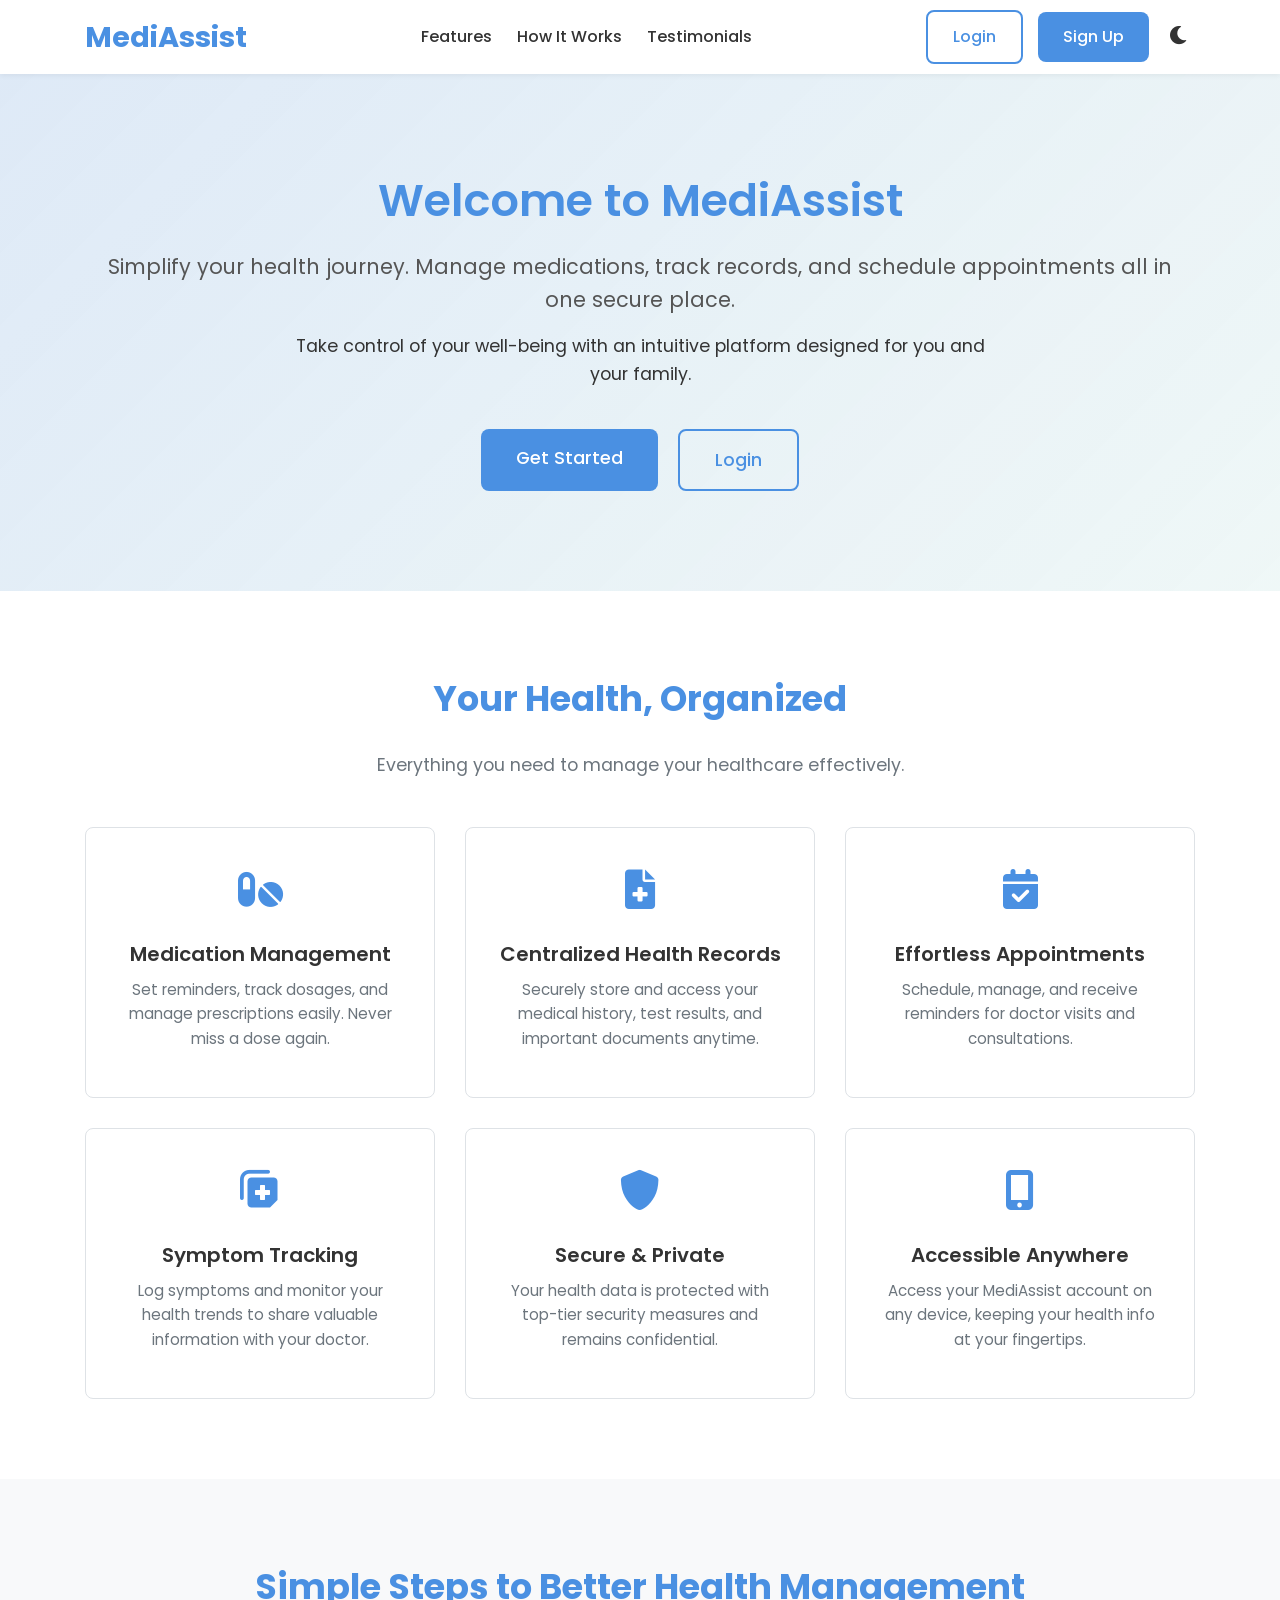
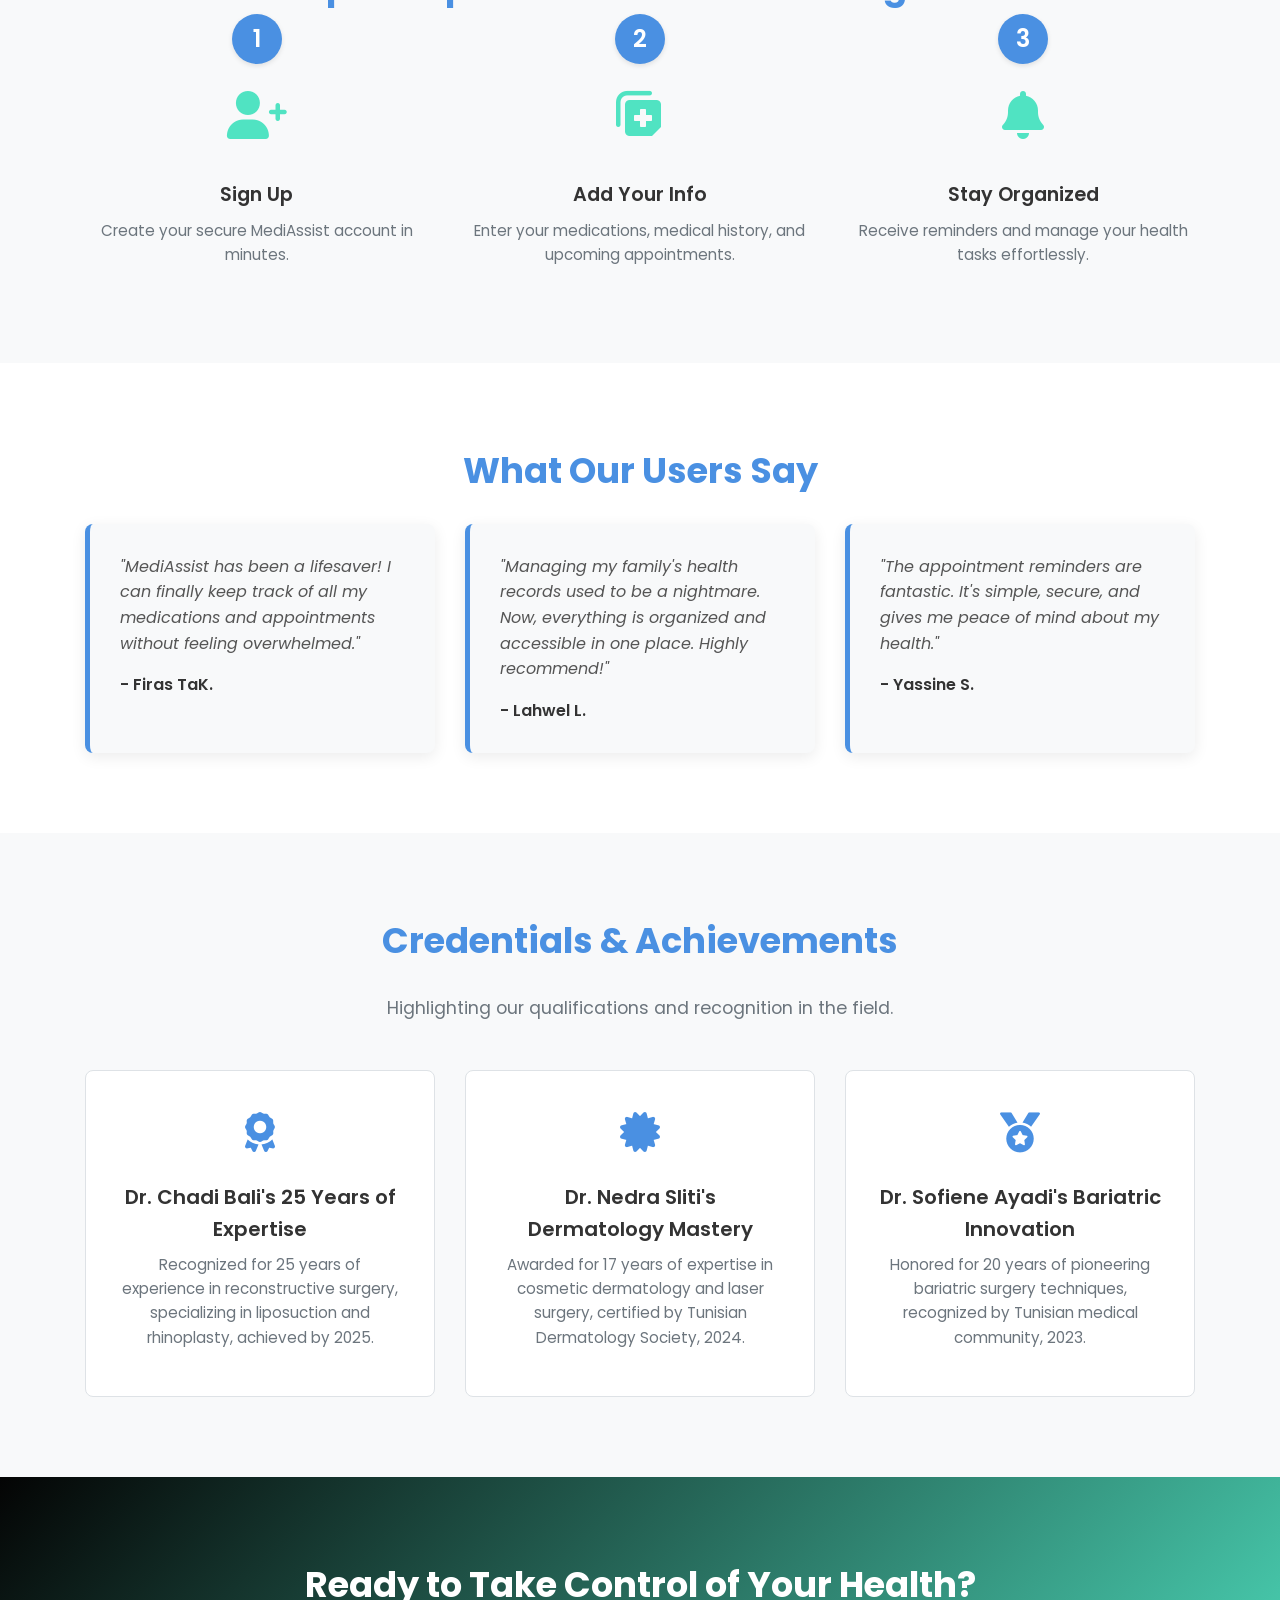
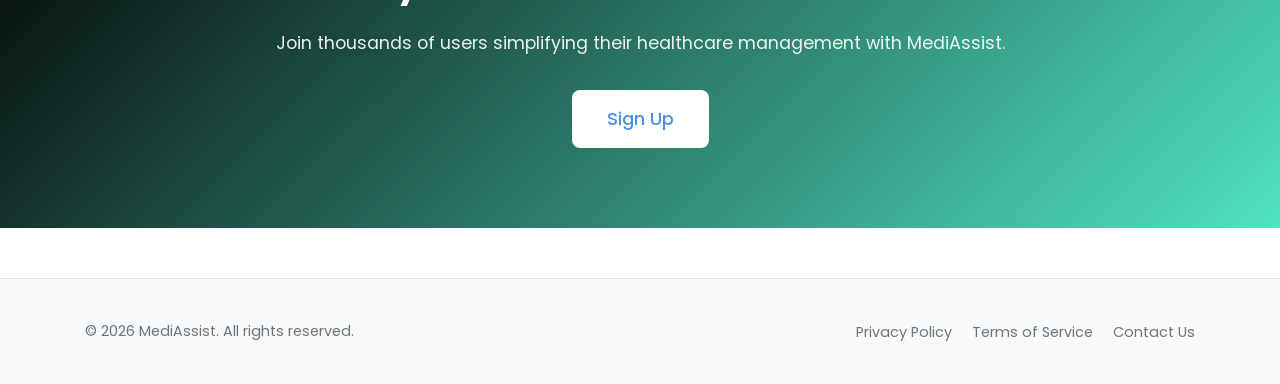
<file: index.html>
<!DOCTYPE html>
<html lang="en">

<head>
    <meta charset="UTF-8">
    <meta name="viewport" content="width=device-width, initial-scale=1.0">
    <title>MediAssist - Your Personal Healthcare Companion</title>
    <link href="https://fonts.googleapis.com/css2?family=Poppins:wght@300;400;500;600;700&display=swap"
        rel="stylesheet">
    <link rel="stylesheet" href="https://cdnjs.cloudflare.com/ajax/libs/font-awesome/6.0.0-beta3/css/all.min.css">
    <link rel="stylesheet" href="CSS/improved_style.css">
</head>

<body>

    <header class="main-header">
        <nav class="container nav-container">
            <a href="#" class="logo">MediAssist</a>
            <ul class="nav-links">
                <li><a href="#features">Features</a></li>
                <li><a href="#how-it-works">How It Works</a></li>
                <li><a href="#testimonials">Testimonials</a></li>
            </ul>
            <div class="nav-actions">
                <a href="HTML/login.html" class="btn btn-outline">Login</a>
                <a href="HTML/signup.html" class="btn btn-primary">Sign Up</a>
                <button id="dark-mode-toggle" class="dark-mode-button" aria-label="Toggle dark mode">
                    <i class="fas fa-moon"></i>
                    <i class="fas fa-sun"></i>
                </button>
            </div>
            <button id="menu-toggle" class="menu-toggle" aria-label="Toggle menu">
                <i class="fas fa-bars"></i>
            </button>
        </nav>
    </header>

    <div id="mobile-menu" class="mobile-nav">
        <button id="close-menu" class="close-menu" aria-label="Close menu">&times;</button>
        <ul>
            <li><a href="#features">Features</a></li>
            <li><a href="#how-it-works">How It Works</a></li>
            <li><a href="#testimonials">Testimonials</a></li>
            <li><a href="HTML/login.html">Login</a></li>
            <li><a href="HTML/signup.html">Sign Up</a></li>
        </ul>
    </div>

    <main>
        <section class="hero-section">
            <div class="container hero-content">
                <h1>Welcome to MediAssist</h1>
                <p class="hero-subtitle">Simplify your health journey. Manage medications, track records, and schedule
                    appointments all in one secure place.</p>
                <p class="hero-description">Take control of your well-being with an intuitive platform designed for you
                    and your family.</p>
                <div class="cta-buttons">
                    <a href="HTML/signup.html" class="btn btn-primary btn-large">Get Started</a>
                    <a href="HTML/login.html" class="btn btn-outline btn-large">Login</a>
                </div>
            </div>
        </section>

        <section id="features" class="features-section section-padding reveal">
            <div class="container">
                <h2 class="section-title">Your Health, Organized</h2>
                <p class="section-subtitle">Everything you need to manage your healthcare effectively.</p>
                <div class="features-grid">
                    <div class="feature-card">
                        <div class="feature-icon"><i class="fas fa-pills"></i></div>
                        <h3>Medication Management</h3>
                        <p>Set reminders, track dosages, and manage prescriptions easily. Never miss a dose again.</p>
                    </div>
                    <div class="feature-card">
                        <div class="feature-icon"><i class="fas fa-file-medical"></i></div>
                        <h3>Centralized Health Records</h3>
                        <p>Securely store and access your medical history, test results, and important documents
                            anytime.</p>
                    </div>
                    <div class="feature-card">
                        <div class="feature-icon"><i class="fas fa-calendar-check"></i></div>
                        <h3>Effortless Appointments</h3>
                        <p>Schedule, manage, and receive reminders for doctor visits and consultations.</p>
                    </div>
                    <div class="feature-card">
                        <div class="feature-icon"><i class="fas fa-notes-medical"></i></div>
                        <h3>Symptom Tracking</h3>
                        <p>Log symptoms and monitor your health trends to share valuable information with your doctor.
                        </p>
                    </div>
                    <div class="feature-card">
                        <div class="feature-icon"><i class="fas fa-shield-alt"></i></div>
                        <h3>Secure & Private</h3>
                        <p>Your health data is protected with top-tier security measures and remains confidential.</p>
                    </div>
                    <div class="feature-card">
                        <div class="feature-icon"><i class="fas fa-mobile-alt"></i></div>
                        <h3>Accessible Anywhere</h3>
                        <p>Access your MediAssist account on any device, keeping your health info at your fingertips.
                        </p>
                    </div>
                </div>
            </div>
        </section>

        <section id="how-it-works" class="how-it-works-section section-padding bg-light reveal">
            <div class="container">
                <h2 class="section-title">Simple Steps to Better Health Management</h2>
                <div class="steps-grid">
                    <div class="step-card">
                        <div class="step-number">1</div>
                        <div class="step-icon"><i class="fas fa-user-plus"></i></div>
                        <h3>Sign Up</h3>
                        <p>Create your secure MediAssist account in minutes.</p>
                    </div>
                    <div class="step-card">
                        <div class="step-number">2</div>
                        <div class="step-icon"><i class="fas fa-notes-medical"></i></div>
                        <h3>Add Your Info</h3>
                        <p>Enter your medications, medical history, and upcoming appointments.</p>
                    </div>
                    <div class="step-card">
                        <div class="step-number">3</div>
                        <div class="step-icon"><i class="fas fa-bell"></i></div>
                        <h3>Stay Organized</h3>
                        <p>Receive reminders and manage your health tasks effortlessly.</p>
                    </div>
                </div>
            </div>
        </section>

        <section id="testimonials" class="testimonials-section section-padding reveal">
            <div class="container">
                <h2 class="section-title">What Our Users Say</h2>
                <div class="testimonials-grid">
                    <div class="testimonial-card">
                        <blockquote>
                            <p>"MediAssist has been a lifesaver! I can finally keep track of all my medications and
                                appointments without feeling overwhelmed."</p>
                        </blockquote>
                        <cite>- Firas TaK.</cite>
                    </div>
                    <div class="testimonial-card">
                        <blockquote>
                            <p>"Managing my family's health records used to be a nightmare. Now, everything is organized
                                and accessible in one place. Highly recommend!"</p>
                        </blockquote>
                        <cite>- Lahwel L.</cite>
                    </div>
                    <div class="testimonial-card">
                        <blockquote>
                            <p>"The appointment reminders are fantastic. It's simple, secure, and gives me peace of mind
                                about my health."</p>
                        </blockquote>
                        <cite>- Yassine S.</cite>
                    </div>
                </div>
            </div>
        </section>
        <section id="credentials" class="credentials-section section-padding reveal bg-light">
            <div class="container">
                <h2 class="section-title">Credentials & Achievements</h2>
                <p class="section-subtitle">Highlighting our qualifications and recognition in the field.</p>
                <div class="credentials-grid">
                    <div class="credential-card">
                        <div class="credential-icon"><i class="fas fa-award"></i></div>
                        <h3>Dr. Chadi Bali's 25 Years of Expertise</h3>
                        <p>Recognized for 25 years of experience in reconstructive surgery, specializing in liposuction
                            and rhinoplasty, achieved by 2025.</p>
                    </div>
                    <div class="credential-card">
                        <div class="credential-icon"><i class="fas fa-certificate"></i></div>
                        <h3>Dr. Nedra Sliti's Dermatology Mastery</h3>
                        <p>Awarded for 17 years of expertise in cosmetic dermatology and laser surgery, certified by
                            Tunisian Dermatology Society, 2024.</p>
                    </div>
                    <div class="credential-card">
                        <div class="credential-icon"><i class="fas fa-medal"></i></div>
                        <h3>Dr. Sofiene Ayadi's Bariatric Innovation</h3>
                        <p>Honored for 20 years of pioneering bariatric surgery techniques, recognized by Tunisian
                            medical community, 2023.</p>
                    </div>
                </div>
            </div>
        </section>
        <section class="cta-section section-padding bg-primary-gradient reveal">
            <div class="container text-center">
                <h2 class="section-title light-text">Ready to Take Control of Your Health?</h2>
                <p class="light-text">Join thousands of users simplifying their healthcare management with MediAssist.
                </p>
                <a href="HTML/signup.html" class="btn btn-light btn-large">Sign Up</a>
            </div>
        </section>
    </main>

    <footer class="main-footer">
        <div class="container footer-content">
            <p>&copy; <span id="current-year"></span> MediAssist. All rights reserved.</p>
            <ul class="footer-links">
                <li><a href="#">Privacy Policy</a></li>
                <li><a href="#">Terms of Service</a></li>
                <li><a href="#">Contact Us</a></li>
            </ul>
        </div>
    </footer>

    <script src="JS/script.js"></script>
    <script>
        // Basic functionality from original script retained
        document.addEventListener('DOMContentLoaded', () => {
            document.getElementById('current-year').textContent = new Date().getFullYear();

            const menuToggle = document.getElementById('menu-toggle');
            const closeMenu = document.getElementById('close-menu');
            const mobileMenu = document.getElementById('mobile-menu');
            const navLinksMobile = mobileMenu?.querySelectorAll('a'); // Added null check

            if (menuToggle && closeMenu && mobileMenu) {
                menuToggle.addEventListener('click', () => {
                    mobileMenu.classList.add('active');
                    document.body.style.overflow = 'hidden';
                });

                closeMenu.addEventListener('click', () => {
                    mobileMenu.classList.remove('active');
                    document.body.style.overflow = '';
                });

                navLinksMobile?.forEach(link => { // Added null check
                    link.addEventListener('click', () => {
                        mobileMenu.classList.remove('active');
                        document.body.style.overflow = '';
                    });
                });
            }

            const darkModeToggle = document.getElementById('dark-mode-toggle');
            const savedTheme = localStorage.getItem('theme');
            const prefersDark = window.matchMedia('(prefers-color-scheme: dark)').matches;

            // Function to apply theme
            const applyTheme = (theme) => {
                if (theme === 'dark') {
                    document.body.classList.add('dark-mode');
                } else {
                    document.body.classList.remove('dark-mode');
                }
            };

            // Initial theme check
            if (savedTheme) {
                applyTheme(savedTheme);
            } else {
                applyTheme(prefersDark ? 'dark' : 'light');
            }


            darkModeToggle?.addEventListener('click', () => { // Added null check
                const isDarkMode = document.body.classList.toggle('dark-mode');
                const newTheme = isDarkMode ? 'dark' : 'light';
                localStorage.setItem('theme', newTheme);
                applyTheme(newTheme); // Apply theme immediately
            });

            // Simplified Reveal animations using Intersection Observer
            const revealElements = document.querySelectorAll('.reveal');
            if ('IntersectionObserver' in window) {
                const observer = new IntersectionObserver((entries) => {
                    entries.forEach(entry => {
                        if (entry.isIntersecting) {
                            entry.target.classList.add('active');
                            observer.unobserve(entry.target); // Optional: stop observing once revealed
                        }
                    });
                }, { threshold: 0.1 });
                revealElements.forEach(el => observer.observe(el));
            } else {
                // Fallback for browsers without Intersection Observer (less performant)
                const checkReveal = () => {
                    const windowHeight = window.innerHeight;
                    revealElements.forEach(el => {
                        const elementTop = el.getBoundingClientRect().top;
                        if (elementTop < windowHeight - 50) { // Reveal when 50px into view
                            el.classList.add('active');
                        }
                    });
                };
                window.addEventListener('scroll', checkReveal);
                checkReveal(); // Initial check
            }
        });
    </script>
</body>

</html>
</file>
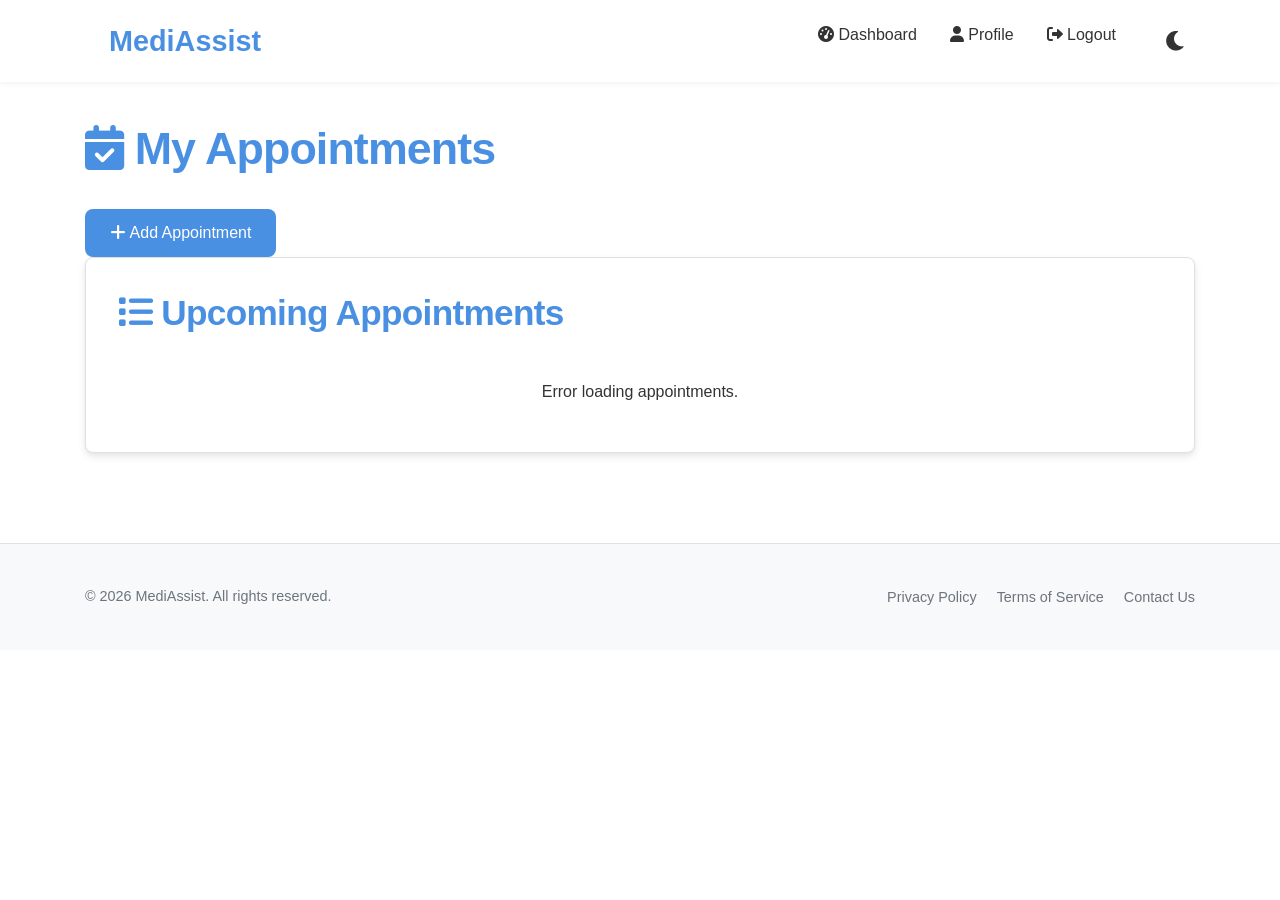
<file: HTML/appointments.html>
<!DOCTYPE html>
<html lang="en">

<head>
    <meta charset="UTF-8">
    <meta name="viewport" content="width=device-width, initial-scale=1.0">
    <title>Appointments - MediAssist</title>

    <!-- CSS Files -->
    <link rel="stylesheet" href="../CSS/global_styles.css">
    <link rel="stylesheet" href="../CSS/dark-mode.css">
    <link rel="stylesheet" href="https://cdnjs.cloudflare.com/ajax/libs/font-awesome/6.0.0-beta3/css/all.min.css">

    <style>
        /* Page-specific styles */
        .appointment-card {
            border-radius: var(--radius-md);
            box-shadow: 0 2px 8px rgba(0, 0, 0, 0.1);
            transition: transform 0.2s ease, box-shadow 0.2s ease;
            margin-bottom: var(--space-md);
            overflow: hidden;
            border-left: 4px solid var(--primary-color);
        }

        .appointment-card:hover {
            transform: translateY(-3px);
            box-shadow: 0 4px 12px rgba(0, 0, 0, 0.15);
        }

        .appointment-header {
            display: flex;
            justify-content: space-between;
            align-items: center;
            padding: var(--space-sm) var(--space-md);
            background-color: rgba(var(--primary-rgb), 0.1);
            border-bottom: 1px solid rgba(var(--primary-rgb), 0.2);
        }

        .appointment-body {
            padding: var(--space-md);
        }

        .appointment-date {
            display: flex;
            align-items: center;
            margin-bottom: var(--space-sm);
        }

        .appointment-date i {
            margin-right: var(--space-sm);
            color: var(--primary-color);
        }

        .appointment-location {
            display: flex;
            align-items: center;
            color: var(--muted-color);
        }

        .appointment-location i {
            margin-right: var(--space-sm);
        }

        .form-container {
            max-width: 600px;
            margin: 0 auto;
            padding: var(--space-lg);
            border-radius: var(--radius-md);
            box-shadow: 0 4px 16px rgba(0, 0, 0, 0.1);
        }

        #appointments-list {
            display: grid;
            grid-template-columns: repeat(auto-fill, minmax(350px, 1fr));
            gap: var(--space-md);
            margin-top: var(--space-md);
        }

        @media (max-width: 768px) {
            #appointments-list {
                grid-template-columns: 1fr;
            }
        }
    </style>

    <!-- Scripts -->
    <script src="../JS/dark-mode.js" defer></script>
</head>

<body>
    <header class="main-header">
        <nav class="container nav-container">
            <a href="dashboard.html" class="logo">MediAssist</a>
            <ul class="nav-links">
                <li><a href="dashboard.html"><i class="fas fa-tachometer-alt"></i> Dashboard</a></li>
                <li><a href="profile.html?mode=edit"><i class="fas fa-user"></i> Profile</a></li>
                <li><a href="../process/logout_process.php"><i class="fas fa-sign-out-alt"></i> Logout</a></li>
                <button id="dark-mode-toggle" class="dark-mode-button" aria-label="Toggle dark mode">
                    <i class="fas fa-moon"></i>
                    <i class="fas fa-sun"></i>
                </button>
            </ul>
            <button id="menu-toggle" class="menu-toggle" aria-label="Toggle menu">
                <i class="fas fa-bars"></i>
            </button>
        </nav>
    </header>

    <div id="mobile-menu" class="mobile-nav">
        <button id="close-menu" class="close-menu" aria-label="Close menu">&times;</button>
        <ul>
            <li><a href="dashboard.html">Dashboard</a></li>
            <li><a href="profile.html?mode=edit">Profile</a></li>
            <li><a href="../process/logout_process.php">Logout</a></li>
        </ul>
    </div>

    <main>
        <div class="container">
            <div class="content-header">
                <h1><i class="fas fa-calendar-check"></i> My Appointments</h1>
                <button id="add-appt-btn" class="btn btn-primary"><i class="fas fa-plus"></i> Add Appointment</button>
            </div>

            <div id="appt-form-container" class="card form-container" style="display: none;">
                <div id="appt-success-msg" class="alert alert-success" style="display:none;"></div>
                <h2 id="appt-form-title"><i class="fas fa-plus-circle"></i> Add New Appointment</h2>
                <form id="appointment-form" action="../process/appointment_process.php" method="post">
                    <input type="hidden" id="appt_id" name="appt_id">
                    <input type="hidden" name="csrf_token" value="<?php echo $_SESSION['csrf_token']; ?>">

                    <div class="form-group">
                        <label for="appointment_type">Appointment Type</label>
                        <select id="appointment_type" name="appointment_type" class="form-control" required>
                            <option value="Consultation">Consultation</option>
                            <option value="Analysis">Analysis</option>
                            <option value="Follow-up">Follow-up</option>
                            <option value="Other">Other</option>
                        </select>
                    </div>
                    <div class="form-group">
                        <label for="doctor_name">Doctor/Healthcare Provider</label>
                        <input type="text" id="doctor_name" name="doctor_name" class="form-control" required>
                    </div>
                    <div class="form-group">
                        <label for="appointment_date">Date</label>
                        <input type="date" id="appointment_date" name="appointment_date" class="form-control" required>
                    </div>
                    <div class="form-group">
                        <label for="appointment_time">Time</label>
                        <input type="time" id="appointment_time" name="appointment_time" class="form-control" required>
                    </div>
                    <div class="form-group">
                        <label for="location">Location</label>
                        <input type="text" id="location" name="location" class="form-control">
                    </div>
                    <div class="form-group">
                        <label for="reminder_time">Set Reminder (minutes before)</label>
                        <input type="number" id="reminder_time" name="reminder_time" class="form-control" min="0"
                            value="30">
                    </div>
                    <div class="form-group">
                        <label for="notes">Notes</label>
                        <textarea id="notes" name="notes" class="form-control" rows="3"></textarea>
                    </div>
                    <div id="appt-form-error" class="alert alert-danger" style="display: none;"></div>
                    <div class="form-actions">
                        <button type="submit" class="btn btn-primary"><i class="fas fa-save"></i> Save
                            Appointment</button>
                        <button type="button" id="cancel-appt-btn" class="btn btn-outline"><i class="fas fa-times"></i>
                            Cancel</button>
                    </div>
                </form>
            </div>

            <div class="dashboard-section">
                <h2><i class="fas fa-list"></i> Upcoming Appointments</h2>
                <div id="appointments-list">
                    <!-- Appointments will be loaded here -->
                </div>
                <div id="no-appointments" class="text-center muted-color"
                    style="display:none; padding:var(--space-md);">
                    <i class="fas fa-info-circle fa-2x"></i>
                    <p>No appointments scheduled.</p>
                </div>
            </div>
        </div>
    </main>

    <footer class="main-footer">
        <div class="container footer-content">
            <p>&copy; <span id="current-year"></span> MediAssist. All rights reserved.</p>
            <ul class="footer-links">
                <li><a href="#">Privacy Policy</a></li>
                <li><a href="#">Terms of Service</a></li>
                <li><a href="#">Contact Us</a></li>
            </ul>
        </div>
    </footer>

    <script src="../JS/script.js"></script>
    <script>
        // Update current year in footer
        document.getElementById('current-year').textContent = new Date().getFullYear();

        // Show/Hide Appointment Form
        document.getElementById('add-appt-btn').addEventListener('click', () => {
            document.getElementById('appt-form-container').style.display = 'block';
        });

        document.getElementById('cancel-appt-btn').addEventListener('click', () => {
            document.getElementById('appt-form-container').style.display = 'none';
        });

        // Appointment Form Submission
        document.getElementById('appointment-form').addEventListener('submit', async function (e) {
            e.preventDefault();
            const form = e.target;
            const formData = new FormData(form);
            const msgDiv = document.getElementById('appt-success-msg');
            const errorDiv = document.getElementById('appt-form-error');

            // Reset message displays
            msgDiv.style.display = 'none';
            errorDiv.style.display = 'none';

            // Client-side validation for past dates
            const appointmentDate = new Date(formData.get('appointment_date') + 'T' + formData.get('appointment_time'));
            const now = new Date();

            if (appointmentDate < now) {
                errorDiv.textContent = "Cannot schedule appointments in the past. Please select a future date and time.";
                errorDiv.style.display = 'block';
                return;
            }

            try {
                const response = await fetch(form.action, {
                    method: 'POST',
                    body: formData
                });
                const data = await response.json();
                if (data && data.success !== false && !data.error) {
                    msgDiv.textContent = "Appointment added successfully!";
                    msgDiv.style.display = 'block';
                    msgDiv.className = 'alert alert-success';
                    form.reset();
                    // Reload appointments list
                    loadAppointments();
                    // Hide form after successful submission
                    document.getElementById('appt-form-container').style.display = 'none';
                } else {
                    errorDiv.textContent = data.message || data.error || "Failed to add appointment.";
                    errorDiv.style.display = 'block';
                }
            } catch (err) {
                errorDiv.textContent = "An error occurred.";
                errorDiv.style.display = 'block';
            }
        });

        // Function to load appointments
        async function loadAppointments() {
            const container = document.getElementById('appointments-list');
            const noAppointments = document.getElementById('no-appointments');
            container.innerHTML = ''; // Clear current list
            noAppointments.style.display = 'none';

            try {
                // Replace with your actual endpoint to fetch appointments
                let response = await fetch('../process/appointment_process.php');
                let data = await response.json();

                if (data.success && data.appointments && data.appointments.length > 0) {
                    data.appointments.forEach(appt => {
                        // Format date and time for display
                        const apptDate = new Date(appt.appointment_date + 'T' + appt.appointment_time);
                        const formattedDate = apptDate.toLocaleDateString('en-US', {
                            weekday: 'long',
                            year: 'numeric',
                            month: 'long',
                            day: 'numeric'
                        });
                        const formattedTime = apptDate.toLocaleTimeString('en-US', {
                            hour: '2-digit',
                            minute: '2-digit'
                        });

                        container.innerHTML += `
                            <div class="appointment-card">
                                <div class="appointment-header">
                                    <h3>${appt.appointment_type}</h3>
                                    <span>Dr. ${appt.doctor_name}</span>
                                </div>
                                <div class="appointment-body">
                                    <div class="appointment-date">
                                        <i class="fas fa-calendar-day"></i>
                                        <span>${formattedDate} at ${formattedTime}</span>
                                    </div>
                                    <div class="appointment-location">
                                        <i class="fas fa-map-marker-alt"></i>
                                        <span>${appt.location || 'No location specified'}</span>
                                    </div>
                                    ${appt.notes ? `<p class="mt-md"><i class="fas fa-sticky-note"></i> Notes: ${appt.notes}</p>` : ''}
                                </div>
                            </div>
                        `;
                    });
                } else {
                    noAppointments.style.display = 'block';
                }
            } catch (e) {
                console.error('Error loading appointments:', e);
                noAppointments.textContent = 'Error loading appointments.';
                noAppointments.style.display = 'block';
            }
        }

        // Call loadAppointments on page load
        document.addEventListener('DOMContentLoaded', loadAppointments);
    </script>
</body>

</html>
</file>
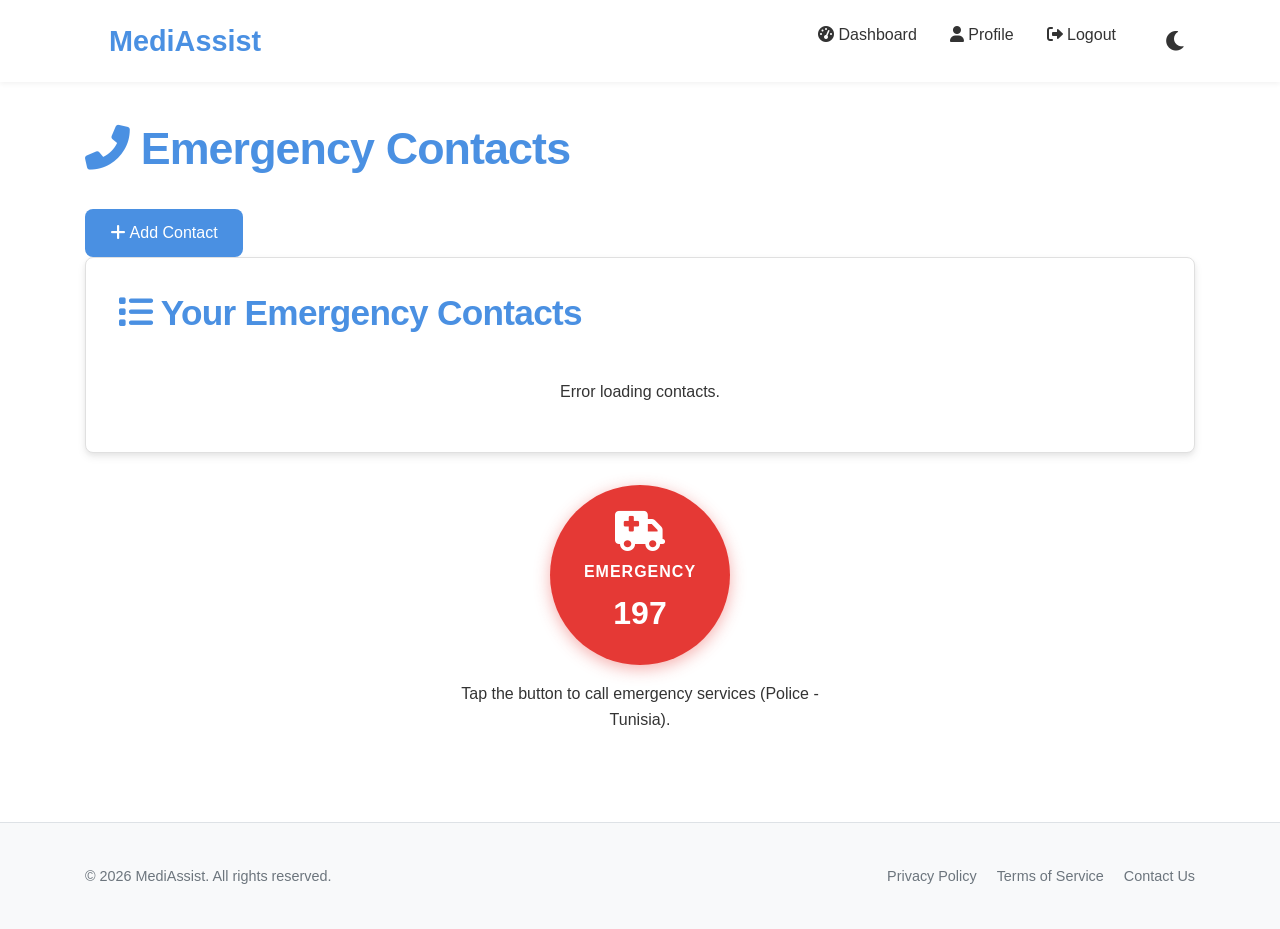
<file: HTML/emergency_contacts.html>
<!DOCTYPE html>
<html lang="en">

<head>
    <meta charset="UTF-8">
    <meta name="viewport" content="width=device-width, initial-scale=1.0">
    <title>Emergency Contacts - MediAssist</title>

    <!-- CSS Files -->
    <link rel="stylesheet" href="../CSS/global_styles.css">
    <link rel="stylesheet" href="../CSS/dark-mode.css">
    <link rel="stylesheet" href="https://cdnjs.cloudflare.com/ajax/libs/font-awesome/6.0.0-beta3/css/all.min.css">

    <style>
        /* Page-specific styles */
        .contact-card {
            border-radius: var(--radius-md);
            box-shadow: 0 2px 8px rgba(0, 0, 0, 0.1);
            transition: transform 0.2s ease, box-shadow 0.2s ease;
            margin-bottom: var(--space-md);
            padding: var(--space-md);
            display: flex;
            align-items: center;
            border-left: 4px solid var(--danger-color);
        }

        .contact-card:hover {
            transform: translateY(-3px);
            box-shadow: 0 4px 12px rgba(0, 0, 0, 0.15);
        }

        .contact-icon {
            background-color: rgba(var(--danger-rgb), 0.1);
            color: var(--danger-color);
            width: 50px;
            height: 50px;
            border-radius: 50%;
            display: flex;
            align-items: center;
            justify-content: center;
            margin-right: var(--space-md);
            flex-shrink: 0;
        }

        .contact-icon i {
            font-size: 1.5rem;
        }

        .contact-info {
            flex-grow: 1;
        }

        .contact-name {
            font-weight: 600;
            font-size: 1.1rem;
            margin-bottom: var(--space-xs);
        }

        .contact-relationship {
            color: var(--muted-color);
            font-size: 0.9rem;
            margin-bottom: var(--space-xs);
        }

        .contact-phone {
            display: flex;
            align-items: center;
        }

        .contact-phone i {
            color: var(--primary-color);
            margin-right: var(--space-xs);
        }

        .emergency-section {
            margin-top: var(--space-xl);
            text-align: center;
        }

        .emergency-button {
            display: inline-flex;
            flex-direction: column;
            align-items: center;
            justify-content: center;
            background-color: var(--danger-color);
            color: white;
            width: 180px;
            height: 180px;
            border-radius: 50%;
            text-decoration: none;
            box-shadow: 0 4px 16px rgba(var(--danger-rgb), 0.4);
            transition: transform 0.3s ease, box-shadow 0.3s ease;
            margin-bottom: var(--space-md);
        }

        .emergency-button:hover {
            transform: scale(1.05);
            box-shadow: 0 6px 20px rgba(var(--danger-rgb), 0.5);
        }

        .emergency-button i {
            font-size: 2.5rem;
            margin-bottom: var(--space-sm);
        }

        .emergency-button span {
            font-weight: 600;
            letter-spacing: 1px;
        }

        .emergency-number {
            font-size: 2rem;
            font-weight: 700;
            margin-top: var(--space-xs);
        }

        .emergency-note {
            color: var(--muted-color);
            max-width: 400px;
            margin: 0 auto;
        }

        .form-container {
            max-width: 600px;
            margin: 0 auto;
            padding: var(--space-lg);
            border-radius: var(--radius-md);
            box-shadow: 0 4px 16px rgba(0, 0, 0, 0.1);
        }

        #contacts-list {
            display: grid;
            grid-template-columns: repeat(auto-fill, minmax(350px, 1fr));
            gap: var(--space-md);
            margin-top: var(--space-md);
        }

        @media (max-width: 768px) {
            #contacts-list {
                grid-template-columns: 1fr;
            }

            .emergency-button {
                width: 150px;
                height: 150px;
            }
        }
    </style>

    <!-- Scripts -->
    <script src="../JS/dark-mode.js" defer></script>
</head>

<body>
    <header class="main-header">
        <nav class="container nav-container">
            <a href="dashboard.html" class="logo">MediAssist</a>
            <ul class="nav-links">
                <li><a href="dashboard.html"><i class="fas fa-tachometer-alt"></i> Dashboard</a></li>
                <li><a href="profile.html"><i class="fas fa-user"></i> Profile</a></li>
                <li><a href="../process/logout_process.php"><i class="fas fa-sign-out-alt"></i> Logout</a></li>
                <button id="dark-mode-toggle" class="dark-mode-button" aria-label="Toggle dark mode">
                    <i class="fas fa-moon"></i>
                    <i class="fas fa-sun"></i>
                </button>
            </ul>
            <button id="menu-toggle" class="menu-toggle" aria-label="Toggle menu">
                <i class="fas fa-bars"></i>
            </button>
        </nav>
    </header>

    <div id="mobile-menu" class="mobile-nav">
        <button id="close-menu" class="close-menu" aria-label="Close menu">&times;</button>
        <ul>
            <li><a href="dashboard.html">Dashboard</a></li>
            <li><a href="profile.html">Profile</a></li>
            <li><a href="../process/logout_process.php">Logout</a></li>
        </ul>
    </div>

    <main>
        <div class="container">
            <div class="content-header">
                <h1><i class="fas fa-phone-alt"></i> Emergency Contacts</h1>
                <button id="add-contact-btn" class="btn btn-primary"><i class="fas fa-plus"></i> Add Contact</button>
            </div>

            <div id="contact-success-msg" class="alert alert-success" style="display:none;"></div>

            <div id="contact-form-container" class="card form-container" style="display:none;">
                <h2 id="contact-form-title"><i class="fas fa-plus-circle"></i> Add New Emergency Contact</h2>
                <form id="contact-form" action="../process/emergency_contacts_process.php" method="post"
                    class="ajax-form">
                    <input type="hidden" id="contact_id" name="contact_id">
                    <input type="hidden" name="csrf_token" value="<?php echo $_SESSION['csrf_token']; ?>">
                    <div class="form-group">
                        <label for="name">Contact Name</label>
                        <input type="text" id="name" name="name" class="form-control" required>
                    </div>
                    <div class="form-group">
                        <label for="phone">Phone Number</label>
                        <input type="text" id="phone" name="phone" class="form-control" required>
                    </div>
                    <div class="form-group">
                        <label for="relationship">Relationship</label>
                        <input type="text" id="relationship" name="relationship" class="form-control" required>
                    </div>
                    <div id="contact-form-error" class="alert alert-danger" style="display:none;"></div>
                    <div class="form-actions">
                        <button type="submit" class="btn btn-primary"><i class="fas fa-save"></i> Save Contact</button>
                        <button type="button" id="cancel-contact-btn" class="btn btn-outline"><i
                                class="fas fa-times"></i> Cancel</button>
                    </div>
                </form>
            </div>

            <div id="contacts-container" class="dashboard-section">
                <h2><i class="fas fa-list"></i> Your Emergency Contacts</h2>
                <div id="contacts-list">
                    <!-- Contacts will be loaded here -->
                </div>
                <div id="no-contacts" class="text-center muted-color" style="display:none; padding:var(--space-md);">
                    <i class="fas fa-info-circle fa-2x"></i>
                    <p>No emergency contacts added yet.</p>
                </div>
            </div>

            <div class="emergency-section">
                <a href="tel:197" class="emergency-button">
                    <i class="fas fa-ambulance"></i>
                    <span>EMERGENCY</span>
                    <div class="emergency-number">197</div>
                </a>
                <p class="emergency-note">Tap the button to call emergency services (Police - Tunisia).</p>
            </div>
        </div>
    </main>

    <footer class="main-footer">
        <div class="container footer-content">
            <p>&copy; <span id="current-year"></span> MediAssist. All rights reserved.</p>
            <ul class="footer-links">
                <li><a href="#">Privacy Policy</a></li>
                <li><a href="#">Terms of Service</a></li>
                <li><a href="#">Contact Us</a></li>
            </ul>
        </div>
    </footer>

    <script src="../JS/script.js"></script>
    <script>
        // Update current year in footer
        document.getElementById('current-year').textContent = new Date().getFullYear();

        // Toggle Contact Form
        document.getElementById('add-contact-btn').addEventListener('click', () => {
            document.getElementById('contact-form-container').style.display = 'block';
        });
        document.getElementById('cancel-contact-btn').addEventListener('click', () => {
            document.getElementById('contact-form-container').style.display = 'none';
        });

        // Load Contacts
        async function loadContacts() {
            const container = document.getElementById('contacts-list');
            const noContacts = document.getElementById('no-contacts');
            container.innerHTML = '';
            noContacts.style.display = 'none';

            try {
                let response = await fetch('../process/emergency_contacts_process.php');
                let data = await response.json();
                if (data.success && data.contacts && data.contacts.length) {
                    data.contacts.forEach(contact => {
                        container.innerHTML += `
                            <div class="contact-card">
                                <div class="contact-icon">
                                    <i class="fas fa-user-shield"></i>
                                </div>
                                <div class="contact-info">
                                    <div class="contact-name">${contact.name}</div>
                                    <div class="contact-relationship">${contact.relationship}</div>
                                    <div class="contact-phone">
                                        <i class="fas fa-phone"></i>
                                        <a href="tel:${contact.phone}">${contact.phone}</a>
                                    </div>
                                </div>
                            </div>
                        `;
                    });
                } else {
                    noContacts.style.display = 'block';
                }
            } catch (e) {
                console.error('Error loading contacts:', e);
                noContacts.textContent = 'Error loading contacts.';
                noContacts.style.display = 'block';
            }
        }

        // Call loadContacts on page load
        document.addEventListener('DOMContentLoaded', loadContacts);

        // Contact Form Submission
        document.getElementById('contact-form').addEventListener('submit', async function (e) {
            e.preventDefault();
            const form = e.target;
            const formData = new FormData(form);
            const msgDiv = document.getElementById('contact-success-msg');
            const errorDiv = document.getElementById('contact-form-error');
            msgDiv.style.display = 'none';
            errorDiv.style.display = 'none';

            try {
                const response = await fetch(form.action, {
                    method: 'POST',
                    body: formData
                });
                const data = await response.json();
                if (data && data.success) {
                    msgDiv.textContent = "Contact added successfully!";
                    msgDiv.style.display = 'block';
                    msgDiv.className = 'alert alert-success';
                    form.reset();
                    loadContacts();
                    document.getElementById('contact-form-container').style.display = 'none';
                    setTimeout(() => { msgDiv.style.display = 'none'; }, 3000);
                } else {
                    errorDiv.textContent = data.message || "Failed to add contact.";
                    errorDiv.style.display = 'block';
                    errorDiv.className = 'alert alert-danger';
                }
            } catch (err) {
                errorDiv.textContent = "An error occurred while adding contact.";
                errorDiv.style.display = 'block';
                errorDiv.className = 'alert alert-danger';
            }
        });
    </script>
</body>

</html>
</file>
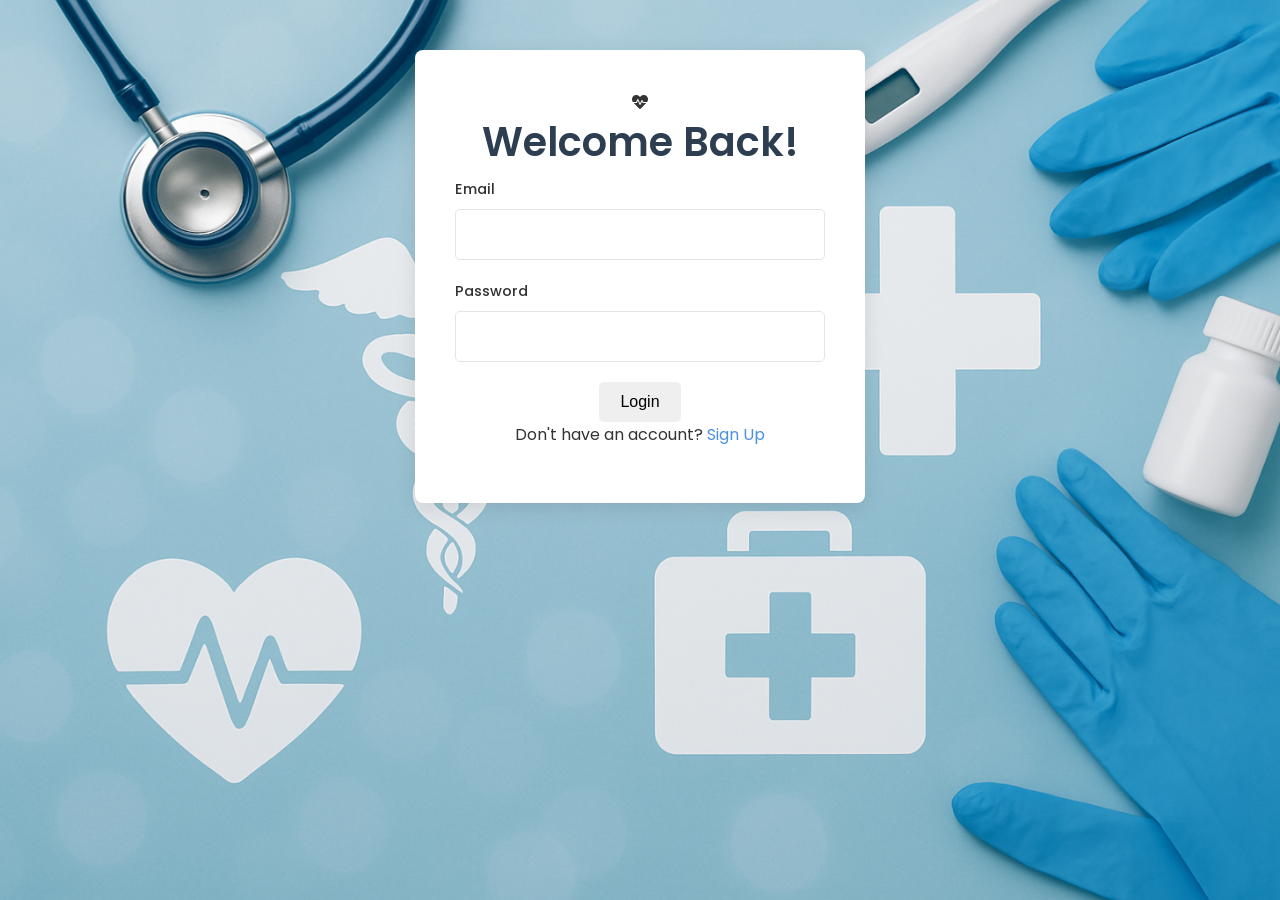
<file: HTML/login.html>
<!DOCTYPE html>
<html lang="en">

<head>
    <meta charset="UTF-8" />
    <meta name="viewport" content="width=device-width, initial-scale=1" />
    <title>Login - MediAssist</title>
    <link href="https://fonts.googleapis.com/css2?family=Poppins:wght@300;400;500;600;700&display=swap"
        rel="stylesheet">
    <link rel="stylesheet" href="../CSS/style.css" />
    <link rel="stylesheet" href="https://cdnjs.cloudflare.com/ajax/libs/font-awesome/6.0.0-beta3/css/all.min.css" />
    <style>
        body {
            background-image: url('../assets/bg.png');
            background-size: cover;
            background-position: center;
            background-repeat: no-repeat;
            background-attachment: fixed;
        }
    </style>
</head>

<body>
    <div class="auth-container">
        <div class="logo-icon"><i class="fas fa-heartbeat"></i></div>
        <h1>Welcome Back!</h1>
        <div id="error-message" class="alert alert-danger" style="display: none;"></div>

        <form id="loginForm" action="../process/login_process.php" method="post">
            <div class="form-group">
                <label for="email">Email</label>
                <input type="email" id="email" name="email" required>
            </div>
            <div class="form-group">
                <label for="password">Password</label>
                <input type="password" id="password" name="password" required>
            </div>
            <button type="submit" class="btn">Login</button>
        </form>
        <p>Don't have an account? <a href="signup.html">Sign Up</a></p>
    </div>

    <script>
        document.getElementById('loginForm').addEventListener('submit', async (e) => {
            e.preventDefault();
            const formData = new FormData(e.target);
            const errorDiv = document.getElementById('error-message');

            try {
                const response = await fetch('../process/login_process.php', {
                    method: 'POST',
                    body: formData
                });

                const data = await response.json();

                if (data.success) {
                    window.location.href = data.redirect || 'dashboard.html';
                } else {
                    errorDiv.textContent = data.message || 'Login failed';
                    errorDiv.style.display = 'block';
                }
            } catch (error) {
                console.error('Error:', error);
                errorDiv.textContent = 'An unexpected error occurred';
                errorDiv.style.display = 'block';
            }
        });
    </script>
</body>

</html>
</file>
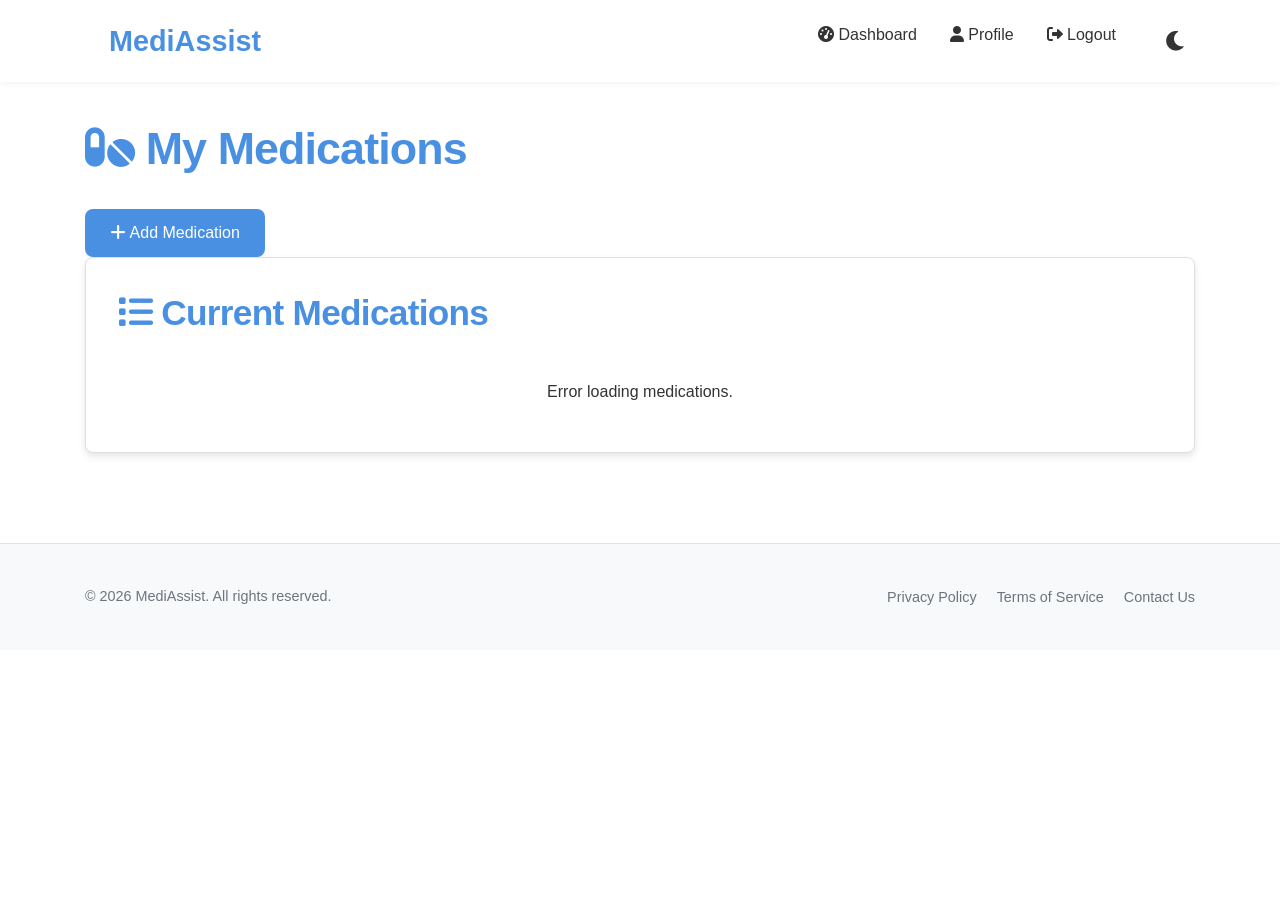
<file: HTML/medications.html>
<!DOCTYPE html>
<html lang="en">

<head>
    <meta charset="UTF-8">
    <meta name="viewport" content="width=device-width, initial-scale=1.0">
    <title>Medications - MediAssist</title>

    <!-- CSS Files -->
    <link rel="stylesheet" href="../CSS/global_styles.css">
    <link rel="stylesheet" href="../CSS/dark-mode.css">
    <link rel="stylesheet" href="https://cdnjs.cloudflare.com/ajax/libs/font-awesome/6.0.0-beta3/css/all.min.css">

    <style>
        /* Page-specific styles */
        .medication-card {
            border-radius: var(--radius-md);
            box-shadow: 0 2px 8px rgba(0, 0, 0, 0.1);
            transition: transform 0.2s ease, box-shadow 0.2s ease;
            overflow: hidden;
        }

        .medication-card:hover {
            transform: translateY(-3px);
            box-shadow: 0 4px 12px rgba(0, 0, 0, 0.15);
        }

        .medication-header {
            display: flex;
            justify-content: space-between;
            align-items: center;
            padding: var(--space-sm) var(--space-md);
            background-color: var(--primary-color);
            color: white;
        }

        .medication-body {
            padding: var(--space-md);
        }

        .medication-time {
            display: inline-block;
            padding: 4px 8px;
            background-color: var(--accent-color);
            color: white;
            border-radius: var(--radius-sm);
            font-size: 0.9rem;
            margin-top: var(--space-sm);
        }

        .form-container {
            max-width: 600px;
            margin: 0 auto;
            padding: var(--space-lg);
            border-radius: var(--radius-md);
            box-shadow: 0 4px 16px rgba(0, 0, 0, 0.1);
        }

        #medications-list {
            display: grid;
            grid-template-columns: repeat(auto-fill, minmax(300px, 1fr));
            gap: var(--space-md);
            margin-top: var(--space-md);
        }

        @media (max-width: 768px) {
            #medications-list {
                grid-template-columns: 1fr;
            }
        }
    </style>

    <!-- Scripts -->
    <script src="../JS/dark-mode.js" defer></script>
</head>

<body id="medications-page-identifier">
    <header class="main-header">
        <nav class="container nav-container">
            <a href="dashboard.html" class="logo">MediAssist</a>
            <ul class="nav-links">
                <li><a href="dashboard.html"><i class="fas fa-tachometer-alt"></i> Dashboard</a></li>
                <li><a href="profile.html"><i class="fas fa-user"></i> Profile</a></li>
                <li><a href="../process/logout_process.php"><i class="fas fa-sign-out-alt"></i> Logout</a></li>
                <button id="dark-mode-toggle" class="dark-mode-button" aria-label="Toggle dark mode">
                    <i class="fas fa-moon"></i>
                    <i class="fas fa-sun"></i>
                </button>
            </ul>
            <button id="menu-toggle" class="menu-toggle" aria-label="Toggle menu">
                <i class="fas fa-bars"></i>
            </button>
        </nav>
    </header>

    <div id="mobile-menu" class="mobile-nav">
        <button id="close-menu" class="close-menu" aria-label="Close menu">&times;</button>
        <ul>
            <li><a href="dashboard.html">Dashboard</a></li>
            <li><a href="profile.html">Profile</a></li>
            <li><a href="../process/logout_process.php">Logout</a></li>
        </ul>
    </div>

    <main>
        <div class="container">
            <div class="content-header">
                <h1><i class="fas fa-pills"></i> My Medications</h1>
                <button id="add-med-btn" class="btn btn-primary"><i class="fas fa-plus"></i> Add Medication</button>
            </div>

            <div id="med-form-container" class="card form-container" style="display: none;">
                <div id="med-success-msg" class="alert alert-success" style="display:none;"></div>
                <h2 id="form-title"><i class="fas fa-plus-circle"></i> Add New Medication</h2>
                <form id="medication-form" action="../process/medications_process.php" method="post"
                    enctype="multipart/form-data" class="ajax-form">
                    <input type="hidden" id="med_id" name="med_id">
                    <input type="hidden" name="csrf_token" value="<?php echo $_SESSION['csrf_token']; ?>">
                    <div class="form-group">
                        <label for="med_name">Medication Name</label>
                        <input type="text" id="med_name" name="med_name" class="form-control" required>
                    </div>
                    <div class="form-group">
                        <label for="dosage">Dosage</label>
                        <input type="text" id="dosage" name="dosage" class="form-control" required>
                    </div>
                    <div class="form-group">
                        <label for="frequency_number">Frequency</label>
                        <div style="display: flex; gap: var(--space-sm);">
                            <select id="frequency_number" name="frequency_number" class="form-control" required>
                                <option value="1">1</option>
                                <option value="2">2</option>
                                <option value="3">3</option>
                                <option value="4">4</option>
                            </select>
                            <select id="frequency_period" name="frequency_period" class="form-control" required>
                                <option value="daily">Daily</option>
                                <option value="weekly">Weekly</option>
                                <option value="monthly">Monthly</option>
                            </select>
                        </div>
                    </div>
                    <div class="form-group">
                        <label for="start_date">Start Date</label>
                        <input type="date" id="start_date" name="start_date" class="form-control" required>
                    </div>
                    <div class="form-group">
                        <label for="end_date">End Date</label>
                        <input type="date" id="end_date" name="end_date" class="form-control">
                    </div>
                    <div class="form-group">
                        <label for="time_of_day">Time of Day</label>
                        <input type="time" id="time_of_day" name="time_of_day" class="form-control" required>
                    </div>
                    <div class="form-group">
                        <label for="med_image">Medication Image</label>
                        <input type="file" id="med_image" name="med_image" class="form-control" accept="image/*">
                    </div>
                    <div id="form-error" class="alert alert-danger" style="display: none;"></div>
                    <div class="form-actions">
                        <button type="submit" class="btn btn-primary"><i class="fas fa-save"></i> Save
                            Medication</button>
                        <button type="button" id="cancel-med-btn" class="btn btn-outline"><i class="fas fa-times"></i>
                            Cancel</button>
                    </div>
                </form>
            </div>

            <div class="dashboard-section">
                <h2><i class="fas fa-list"></i> Current Medications</h2>
                <div id="medications-list">
                    <!-- Medications will be loaded here -->
                </div>
                <div id="no-medications" class="text-center muted-color" style="display:none; padding:var(--space-md);">
                    <i class="fas fa-info-circle fa-2x"></i>
                    <p>No medications added yet.</p>
                </div>
            </div>
        </div>
    </main>

    <footer class="main-footer">
        <div class="container footer-content">
            <p>&copy; <span id="current-year"></span> MediAssist. All rights reserved.</p>
            <ul class="footer-links">
                <li><a href="#">Privacy Policy</a></li>
                <li><a href="#">Terms of Service</a></li>
                <li><a href="#">Contact Us</a></li>
            </ul>
        </div>
    </footer>

    <script src="../JS/script.js"></script>
    <script>
        // Update current year in footer
        document.getElementById('current-year').textContent = new Date().getFullYear();

        // Show/Hide Medication Form
        document.getElementById('add-med-btn').addEventListener('click', () => {
            document.getElementById('med-form-container').style.display = 'block';
        });
        document.getElementById('cancel-med-btn').addEventListener('click', () => {
            document.getElementById('med-form-container').style.display = 'none';
        });

        // Medication Form Submission
        document.getElementById('medication-form').addEventListener('submit', async function (e) {
            e.preventDefault();

            // Validate end date if provided
            const endDateInput = document.getElementById('end_date');
            const formError = document.getElementById('form-error');
            formError.style.display = 'none';

            if (endDateInput.value) {
                const endDate = new Date(endDateInput.value);
                const today = new Date();
                today.setHours(0, 0, 0, 0); // Set to beginning of day for fair comparison

                if (endDate < today) {
                    formError.textContent = "End date cannot be in the past. Please select today or a future date.";
                    formError.style.display = 'block';
                    return;
                }
            }

            // Combine frequency fields into one value
            const freqNum = document.getElementById('frequency_number').value;
            const freqPeriod = document.getElementById('frequency_period').value;
            let freqInput = document.getElementById('frequency');
            if (!freqInput) {
                freqInput = document.createElement('input');
                freqInput.type = 'hidden';
                freqInput.name = 'frequency';
                freqInput.id = 'frequency';
                e.target.appendChild(freqInput);
            }
            freqInput.value = freqNum + ' ' + freqPeriod;

            const form = e.target;
            const formData = new FormData(form);
            const msgDiv = document.getElementById('med-success-msg');
            msgDiv.style.display = 'none';
            msgDiv.className = 'alert alert-success';

            try {
                const response = await fetch(form.action, {
                    method: 'POST',
                    body: formData
                });
                const data = await response.json();
                if (data && data.success) {
                    msgDiv.textContent = "Medication added successfully!";
                    msgDiv.style.display = 'block';
                    msgDiv.className = 'alert alert-success';
                    form.reset();
                    if (typeof loadMedications === 'function') loadMedications(); // Assuming this function exists to refresh list
                } else {
                    formError.textContent = data.message || "Failed to add medication."; // Use error div
                    formError.style.display = 'block';
                    formError.className = 'alert alert-danger'; // Ensure correct class
                }
            } catch (err) {
                formError.textContent = "An error occurred while adding medication."; // Use error div
                formError.style.display = 'block';
                formError.className = 'alert alert-danger'; // Ensure correct class
            }
        });

        // Function to load medications
        async function loadMedications() {
            const container = document.getElementById('medications-list');
            const noMedications = document.getElementById('no-medications');
            container.innerHTML = ''; // Clear current list
            noMedications.style.display = 'none';

            try {
                // Replace with your actual endpoint to fetch medications
                let response = await fetch('../process/medications_process.php');
                let data = await response.json();

                if (data.success && data.medications && data.medications.length > 0) {
                    data.medications.forEach(med => {
                        container.innerHTML += `
                            <div class="medication-card">
                                <div class="medication-header">
                                    <h3>${med.med_name}</h3>
                                    <span>${med.dosage}</span>
                                </div>
                                <div class="medication-body">
                                    <p><i class="fas fa-sync-alt"></i> Frequency: ${med.frequency}</p>
                                    <p><i class="fas fa-calendar-alt"></i> Dates: ${med.start_date} to ${med.end_date || 'Ongoing'}</p>
                                    <div class="medication-time">
                                        <i class="fas fa-clock"></i> ${med.time_of_day}
                                    </div>
                                </div>
                            </div>
                        `;
                    });
                } else {
                    noMedications.style.display = 'block';
                }
            } catch (e) {
                noMedications.textContent = 'Error loading medications.';
                noMedications.style.display = 'block';
            }
        }

        // Call loadMedications on page load
        document.addEventListener('DOMContentLoaded', loadMedications);
    </script>
</body>

</html>
</file>
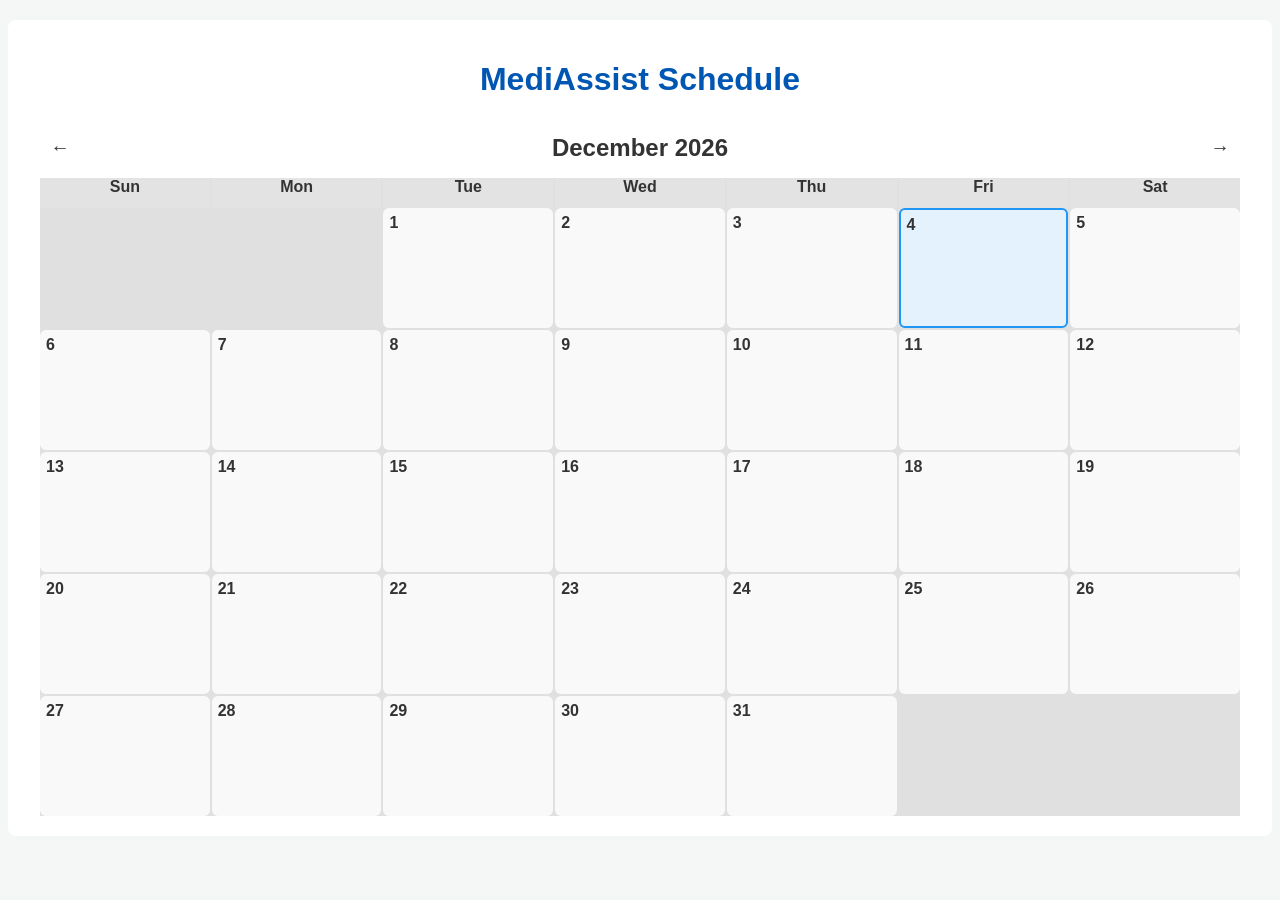
<file: HTML/schedule.html>
<!DOCTYPE html>
<html lang="en">

<head>
    <meta charset="UTF-8">
    <meta name="viewport" content="width=device-width, initial-scale=1.0">
    <title>MediAssist Schedule</title>
    <style>
        body {
            font-family: Arial, sans-serif;
            background: #f4f7f6;
            color: #333;
        }

        .container {
            max-width: 1400px;
            margin: 20px auto;
            padding: 20px;
            background: #fff;
            border-radius: 8px;
        }

        h1 {
            text-align: center;
            color: #0056b3;
            margin-bottom: 30px;
        }

        #calendar {
            width: 100%;
            max-width: 1200px;
            margin: 0 auto;
            display: grid;
            grid-template-rows: auto 1fr;
        }

        .calendar-header {
            display: flex;
            justify-content: space-between;
            align-items: center;
            margin-bottom: 10px;
        }

        .calendar-grid {
            display: grid;
            grid-template-columns: repeat(7, 1fr);
            grid-auto-rows: 120px;
            gap: 2px;
            background: #e0e0e0;
        }

        .calendar-day {
            background: #f9f9f9;
            border-radius: 6px;
            padding: 6px;
            min-height: 100px;
            position: relative;
            overflow-y: auto;
        }

        .calendar-day.today {
            background: #e3f2fd;
            border: 2px solid #2196f3;
        }

        .calendar-day .date-num {
            font-weight: bold;
            margin-bottom: 4px;
            display: block;
        }

        .event {
            margin: 2px 0;
            padding: 2px 4px;
            border-radius: 4px;
            font-size: 0.95em;
            cursor: pointer;
            color: #fff;
            word-break: break-word;
        }

        .event.appointment {
            background: #007bff;
        }

        .event.medication {
            background: #28a745;
        }

        @media (max-width: 900px) {
            .container {
                max-width: 100vw;
                padding: 2vw;
            }

            #calendar {
                max-width: 100vw;
            }

            .calendar-grid {
                grid-auto-rows: 80px;
            }
        }

        @media (max-width: 600px) {
            .calendar-grid {
                grid-auto-rows: 60px;
            }
        }

        .popup {
            position: fixed;
            top: 50%;
            left: 50%;
            transform: translate(-50%, -50%);
            background: #fff;
            border: 2px solid #007bff;
            border-radius: 10px;
            padding: 20px;
            z-index: 9999;
            box-shadow: 0 2px 10px rgba(0, 0, 0, 0.2);
            min-width: 250px;
            text-align: left;
            font-size: 1rem;
            color: #222;
            cursor: pointer;
        }

        .calendar-nav {
            background: var(--primary-color);
            color: var(--text-color);
            border: none;
            border-radius: 50%;
            width: 40px;
            height: 40px;
            font-size: 1.2rem;
            /* Slightly smaller for balance */
            font-weight: 600;
            cursor: pointer;
            display: flex;
            align-items: center;
            justify-content: center;
            box-shadow: var(--shadow);
            transition: var(--transition);
            position: relative;
            /* For ripple effect */
            overflow: hidden;
            /* Contain ripple effect */
        }

        /* Hover and focus states */
        .calendar-nav:hover,
        .calendar-nav:focus {
            background: var(--hover-bg);
            box-shadow: 0 6px 16px rgba(0, 0, 0, 0.2);
            /* Elevated shadow on hover */
            transform: translateY(-2px);
            /* Subtle lift effect */
            outline: none;
        }
        }
    </style>
</head>

<body>
    <div class="container">
        <h1>MediAssist Schedule</h1>
        <div id="calendar"></div>
    </div>
    <script>
        // Helper: Get days in month
        function daysInMonth(year, month) {
            return new Date(year, month + 1, 0).getDate();
        }
        // Helper: Get weekday of first day (0=Sun)
        function firstDayOfWeek(year, month) {
            return new Date(year, month, 1).getDay();
        }
        // Helper: Format date as YYYY-MM-DD
        function formatDate(y, m, d) {
            return y + '-' + String(m + 1).padStart(2, '0') + '-' + String(d).padStart(2, '0');
        }

        // Main calendar render
        function renderCalendar(year, month, events) {
            const calendar = document.getElementById('calendar');
            calendar.innerHTML = '';

            // Header
            const header = document.createElement('div');
            header.className = 'calendar-header';
            const monthNames = [
                'January', 'February', 'March', 'April', 'May', 'June',
                'July', 'August', 'September', 'October', 'November', 'December'
            ];
            header.innerHTML = `
                <button class="calendar-nav" id="prev-month" aria-label="Previous Month">&#8592;</button>
                <span style="font-size:1.5em;font-weight:bold">${monthNames[month]} ${year}</span>
                <button class="calendar-nav" id="next-month" aria-label="Next Month">&#8594;</button>
            `;
            calendar.appendChild(header);

            // Days of week
            const daysRow = document.createElement('div');
            daysRow.className = 'calendar-grid';
            daysRow.style.gridAutoRows = '30px';
            ['Sun', 'Mon', 'Tue', 'Wed', 'Thu', 'Fri', 'Sat'].forEach(day => {
                const cell = document.createElement('div');
                cell.style.fontWeight = 'bold';
                cell.style.textAlign = 'center';
                cell.style.background = '#e3e3e3';
                cell.textContent = day;
                daysRow.appendChild(cell);
            });
            calendar.appendChild(daysRow);

            // Calendar grid
            const grid = document.createElement('div');
            grid.className = 'calendar-grid';

            const days = daysInMonth(year, month);
            const firstDay = firstDayOfWeek(year, month);
            const today = new Date();
            let cellCount = 0;

            // Fill empty cells before first day
            for (let i = 0; i < firstDay; i++) {
                grid.appendChild(document.createElement('div'));
                cellCount++;
            }

            // Fill days
            for (let d = 1; d <= days; d++) {
                const cell = document.createElement('div');
                cell.className = 'calendar-day';
                const cellDate = formatDate(year, month, d);
                if (
                    year === today.getFullYear() &&
                    month === today.getMonth() &&
                    d === today.getDate()
                ) {
                    cell.classList.add('today');
                }
                cell.innerHTML = `<span class="date-num">${d}</span>`;

                // Add events for this day
                (events[cellDate] || []).forEach(ev => {
                    const evDiv = document.createElement('div');
                    evDiv.className = 'event ' + ev.type;
                    evDiv.textContent = (ev.type === 'appointment' ? '🩺 ' : '💊 ') + ev.title;
                    evDiv.onclick = function (e) {
                        e.stopPropagation();
                        showPopup(ev);
                    };
                    cell.appendChild(evDiv);
                });

                grid.appendChild(cell);
                cellCount++;
            }
            // Fill empty cells at end
            while (cellCount % 7 !== 0) {
                grid.appendChild(document.createElement('div'));
                cellCount++;
            }
            calendar.appendChild(grid);

            // Month navigation
            document.getElementById('prev-month').onclick = () => {
                const prev = new Date(year, month - 1, 1);
                renderCalendar(prev.getFullYear(), prev.getMonth(), events);
            };
            document.getElementById('next-month').onclick = () => {
                const next = new Date(year, month + 1, 1);
                renderCalendar(next.getFullYear(), next.getMonth(), events);
            };
        }

        // Show popup with event details
        function showPopup(ev) {
            const popup = document.createElement('div');
            popup.className = 'popup';
            popup.innerHTML = `
                <b>${ev.title}</b><br>
                <b>Type:</b> ${ev.type === 'appointment' ? 'Appointment' : 'Medication'}<br>
                ${ev.time ? `<b>Time:</b> ${ev.time}<br>` : ''}
                ${ev.location ? `<b>Location:</b> ${ev.location}<br>` : ''}
                ${ev.dosage ? `<b>Dosage:</b> ${ev.dosage}<br>` : ''}
                ${ev.frequency ? `<b>Frequency:</b> ${ev.frequency}<br>` : ''}
                ${ev.notes ? `<b>Notes:</b> ${ev.notes}<br>` : ''}
                <span style="display:block;text-align:right;margin-top:10px;font-size:0.9em;color:#888;">Click to close</span>
            `;
            popup.onclick = () => document.body.removeChild(popup);
            document.body.appendChild(popup);
        }

        // Load events from PHP
        function loadEventsAndRender(year, month) {
            fetch('../process/schedule_process.php')
                .then(r => r.json())
                .then(data => {
                    // Map events by date
                    const eventsByDate = {};
                    if (data.success && Array.isArray(data.events)) {
                        data.events.forEach(ev => {
                            let date = '';
                            let type = '';
                            let title = '';
                            let time = '';
                            let location = '';
                            let dosage = '';
                            let frequency = '';
                            let notes = '';
                            // Ensure ev.start exists and is a string
                            if (ev.start && typeof ev.start === 'string') {
                                date = ev.start.split('T')[0];
                                time = ev.start.split('T')[1] || '';
                            }
                            if (ev.className === 'event-appointment') {
                                type = 'appointment';
                                title = ev.title;
                                location = ev.extendedProps.location || '';
                                notes = ev.extendedProps.notes || '';
                            } else if (ev.className === 'event-medication') {
                                type = 'medication';
                                title = ev.title;
                                dosage = ev.extendedProps.dosage || '';
                                frequency = ev.extendedProps.frequency || '';
                                notes = ev.extendedProps.notes || '';
                            }
                            if (date) {
                                if (!eventsByDate[date]) eventsByDate[date] = [];
                                eventsByDate[date].push({
                                    type, title, time, location, dosage, frequency, notes
                                });
                            }
                        });
                    }
                    renderCalendar(year, month, eventsByDate);
                })
                .catch(() => {
                    renderCalendar(year, month, {});
                });
        }

        // Initial render
        document.addEventListener('DOMContentLoaded', function () {
            const today = new Date();
            loadEventsAndRender(today.getFullYear(), today.getMonth());
        });
    </script>
</body>

</html>
</file>
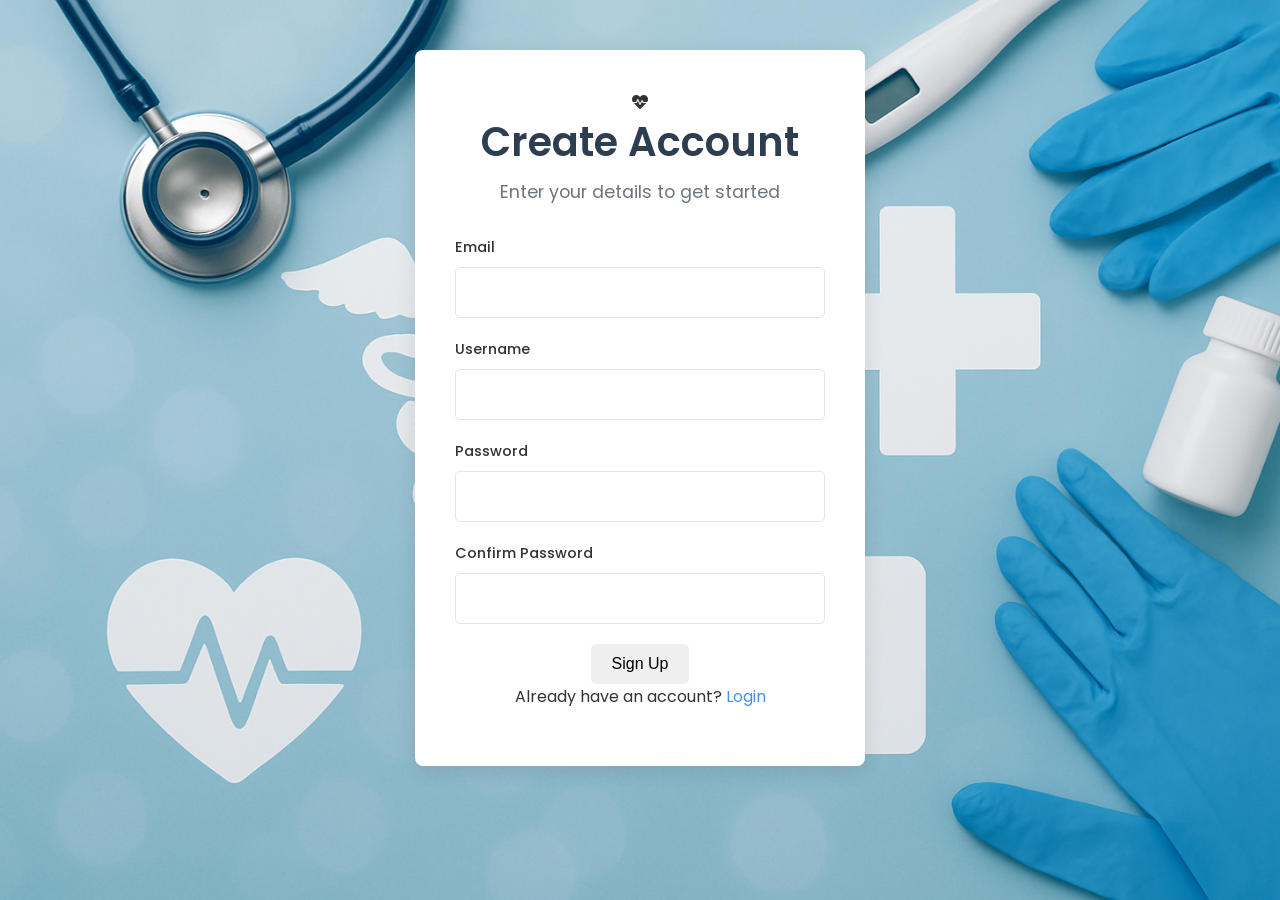
<file: HTML/signup.html>
<!DOCTYPE html>
<html lang="en">

<head>
    <meta charset="UTF-8">
    <meta name="viewport" content="width=device-width, initial-scale=1.0">
    <title>Sign Up - MediAssist</title>
    <!-- Update these meta tags -->
    <meta http-equiv="Cache-Control" content="no-cache, no-store, must-revalidate">
    <meta http-equiv="Pragma" content="no-cache">
    <meta http-equiv="Expires" content="0">
    <!-- Add a version number to force cache refresh -->
    <link rel="stylesheet" href="../CSS/style.css?v=1.1">

    <link href="https://fonts.googleapis.com/css2?family=Poppins:wght@300;400;500;600;700&display=swap"
        rel="stylesheet">
    <link rel="stylesheet" href="https://cdnjs.cloudflare.com/ajax/libs/font-awesome/6.0.0-beta3/css/all.min.css">
    <style>
        body {
            background-image: url('../assets/bg.png');
            background-size: cover;
            background-position: center;
            background-repeat: no-repeat;
            background-attachment: fixed;
        }
    </style>
    <style>
        .password-mismatch {
            border-color: #dc3545 !important;
            background-color: #fff8f8;
        }

        .password-match {
            border-color: #28a745 !important;
            background-color: #f8fff8;
        }

        .password-feedback,
        .username-feedback {
            font-size: 0.875rem;
            margin-top: 5px;
        }

        .text-danger {
            color: #dc3545;
        }

        .text-success {
            color: #28a745;
        }
    </style>
</head>

<body>
    <div class="auth-container">
        <div class="logo-icon"><i class="fas fa-heartbeat"></i></div>
        <h1>Create Account</h1>
        <p class="subtitle">Enter your details to get started</p>
        <div id="error-message" class="alert alert-danger" style="display: none;"></div>

        <form id="signupForm" action="../process/signup_process.php" method="post">
            <div class="form-group">
                <label for="email">Email</label>
                <input type="email" id="email" name="email" required>
            </div>
            <div class="form-group">
                <label for="username">Username</label>
                <input type="text" id="username" name="username" required minlength="3" pattern="[a-zA-Z0-9_]+"
                    title="Username can only contain letters, numbers, and underscores">
                <div id="username-feedback" class="username-feedback"></div>
            </div>
            <div class="form-group">
                <label for="password">Password</label>
                <input type="password" id="password" name="password" required minlength="6"
                    pattern="(?=.*\d)(?=.*[a-z])(?=.*[A-Z]).{6,}"
                    title="Must contain at least one number and one uppercase and lowercase letter, and at least 6 characters">
            </div>
            <div class="form-group">
                <label for="confirm_password">Confirm Password</label>
                <input type="password" id="confirm_password" name="confirm_password" required>
                <div id="password-feedback" class="password-feedback"></div>
            </div>
            <button type="submit" class="btn" id="submitBtn">Sign Up</button>
        </form>
        <p>Already have an account? <a href="login.html">Login</a></p>
    </div>

    <script>
        const usernameInput = document.getElementById('username');
        const passwordInput = document.getElementById('password');
        const confirmPasswordInput = document.getElementById('confirm_password');
        const passwordFeedback = document.getElementById('password-feedback');
        const usernameFeedback = document.getElementById('username-feedback');
        const submitBtn = document.getElementById('submitBtn');
        const emailInput = document.getElementById('email');

        const checkUsernameAvailability = async (username) => {
            try {
                const response = await fetch(`../process/check_username.php?username=${encodeURIComponent(username)}`);
                const data = await response.json();
                return data.available;
            } catch (error) {
                console.error('Error checking username:', error);
                return false;
            }
        };

        // Simplified validation
        function validatePasswords() {
            const password = passwordInput.value;
            const confirmPassword = confirmPasswordInput.value;

            if (password === confirmPassword && password.length >= 6) {
                confirmPasswordInput.classList.remove('password-mismatch');
                confirmPasswordInput.classList.add('password-match');
                passwordFeedback.classList.remove('text-danger');
                passwordFeedback.classList.add('text-success');
                passwordFeedback.textContent = 'Passwords match!';
                return true;
            } else {
                confirmPasswordInput.classList.remove('password-match');
                confirmPasswordInput.classList.add('password-mismatch');
                passwordFeedback.classList.remove('text-success');
                passwordFeedback.classList.add('text-danger');
                passwordFeedback.textContent = 'Passwords do not match or too short!';
                return false;
            }
        }

        async function validateUsername() {
            const username = usernameInput.value;
            const isValid = username.length >= 3 && /^[a-zA-Z0-9_]+$/.test(username);
            const isAvailable = await checkUsernameAvailability(username);

            if (isValid && isAvailable) {
                usernameFeedback.className = 'username-feedback text-success';
                usernameFeedback.textContent = 'Username is available';
                return true;
            } else {
                usernameFeedback.className = 'username-feedback text-danger';
                usernameFeedback.textContent = isValid ? 'Username is already taken' : 'Username must be at least 3 characters and contain only letters, numbers, and underscores';
                return false;
            }
        }

        function validateEmail() {
            return emailInput.checkValidity();
        }

        async function updateSubmitButton() {
            const isValid = validatePasswords() && await validateUsername() && validateEmail();
            submitBtn.disabled = !isValid;
        }

        // Add event listeners
        usernameInput.addEventListener('input', updateSubmitButton);
        passwordInput.addEventListener('input', updateSubmitButton);
        confirmPasswordInput.addEventListener('input', updateSubmitButton);
        emailInput.addEventListener('input', updateSubmitButton);

        // Form submission
        document.getElementById('signupForm').addEventListener('submit', async (e) => {
            e.preventDefault();

            if (!validatePasswords() || !await validateUsername() || !validateEmail()) {
                return;
            }

            const formData = new FormData(e.target);
            formData.delete('confirm_password');
            const errorDiv = document.getElementById('error-message');

            try {
                const response = await fetch('../process/signup_process.php', {
                    method: 'POST',
                    body: formData
                });

                const data = await response.json();

                if (data.success) {
                    window.location.href = data.redirect || 'profile.html'; // Use redirect from response or fallback
                } else {
                    errorDiv.textContent = data.message || 'An error occurred during signup';
                    errorDiv.style.display = 'block';
                }
            } catch (error) {
                console.error('Error:', error);
                errorDiv.textContent = 'An unexpected error occurred. Please try again.';
                errorDiv.style.display = 'block';
            }
        });
    </script>
</body>

</html>
</file>
<file: CSS/improved_style.css>
/* --- improved_style.css --- */

/* 1. Global Resets and Base Styles */
:root {
    --primary-color: #4a90e2;
    /* A calm blue */
    --secondary-color: #50e3c2;
    /* A vibrant teal */
    --accent-color: #f5a623;
    /* Warm accent */
    --text-color: #333;
    --bg-color: #ffffff;
    --bg-light: #f8f9fa;
    --border-color: #dee2e6;
    --heading-font: 'Poppins', sans-serif;
    --body-font: 'Poppins', sans-serif;
    --border-radius: 8px;
    --box-shadow: 0 4px 15px rgba(0, 0, 0, 0.08);
    --transition-speed: 0.3s;
}

/* Dark Mode Variables */
body.dark-mode {
    --primary-color: #58a6ff;
    /* Lighter blue for dark mode */
    --secondary-color: #79c0ff;
    --accent-color: #f7c873;
    --text-color: #c9d1d9;
    /* Light gray text */
    --bg-color: #0d1117;
    /* Very dark gray */
    --bg-light: #161b22;
    /* Slightly lighter dark gray */
    --border-color: #30363d;
    /* Darker border */
    --box-shadow: 0 4px 15px rgba(255, 255, 255, 0.05);
}

* {
    margin: 0;
    padding: 0;
    box-sizing: border-box;
}

html {
    scroll-behavior: smooth;
}

body {
    font-family: var(--body-font);
    color: var(--text-color);
    background-color: var(--bg-color);
    line-height: 1.6;
    transition: background-color var(--transition-speed) ease, color var(--transition-speed) ease;
    overflow-x: hidden;
    /* Prevent horizontal scroll */
}

/* 2. Typography */
h1,
h2,
h3,
h4,
h5,
h6 {
    font-family: var(--heading-font);
    font-weight: 600;
    margin-bottom: 0.75em;
    color: var(--primary-color);
    /* Headings use primary color */
}

body.dark-mode h1,
body.dark-mode h2,
body.dark-mode h3,
body.dark-mode h4,
body.dark-mode h5,
body.dark-mode h6 {
    color: var(--primary-color);
    /* Keep consistent heading color in dark mode */
}

h1 {
    font-size: 2.8rem;
    line-height: 1.2;
}

h2 {
    font-size: 2.2rem;
}

h3 {
    font-size: 1.4rem;
}

p {
    margin-bottom: 1rem;
}

a {
    color: var(--primary-color);
    text-decoration: none;
    transition: color var(--transition-speed) ease;
}

a:hover {
    color: var(--secondary-color);
    text-decoration: underline;
}

/* 3. Layout */
.container {
    width: 90%;
    max-width: 1140px;
    margin: 0 auto;
    padding: 0 15px;
}

.section-padding {
    padding: 80px 0;
}

.bg-light {
    background-color: var(--bg-light);
}

.text-center {
    text-align: center;
}

.section-title {
    text-align: center;
    margin-bottom: 1.5rem;
    font-weight: 700;
}

.section-subtitle {
    text-align: center;
    font-size: 1.1rem;
    color: #6c757d;
    /* Gray subtitle color */
    margin-bottom: 3rem;
    max-width: 600px;
    margin-left: auto;
    margin-right: auto;
}

body.dark-mode .section-subtitle {
    color: #8b949e;
    /* Lighter gray for dark mode */
}


/* 4. Header & Navigation */
.main-header {
    background-color: var(--bg-color);
    box-shadow: 0 2px 5px rgba(0, 0, 0, 0.05);
    position: sticky;
    top: 0;
    z-index: 1000;
    transition: background-color var(--transition-speed) ease;
    padding: 10px 0;
    /* Reduced padding */
}

body.dark-mode .main-header {
    box-shadow: 0 2px 5px rgba(255, 255, 255, 0.05);
}

.nav-container {
    display: flex;
    justify-content: space-between;
    align-items: center;
}

.logo {
    font-size: 1.8rem;
    font-weight: 700;
    color: var(--primary-color);
    text-decoration: none;
}

.logo:hover {
    text-decoration: none;
    color: var(--primary-color);
    /* Keep logo color consistent on hover */
}


.nav-links {
    list-style: none;
    display: flex;
    gap: 25px;
    /* Space between links */
}

.nav-links a {
    text-decoration: none;
    font-weight: 500;
    padding: 5px 0;
    position: relative;
    color: var(--text-color);
}

.nav-links a::after {
    /* Underline effect */
    content: '';
    position: absolute;
    width: 0;
    height: 2px;
    bottom: -2px;
    left: 0;
    background-color: var(--primary-color);
    transition: width var(--transition-speed) ease;
}

.nav-links a:hover::after {
    width: 100%;
}

.nav-links a:hover {
    color: var(--primary-color);
    /* Primary color on hover */
    text-decoration: none;
}


.nav-actions {
    display: flex;
    align-items: center;
    gap: 15px;
}

.dark-mode-button {
    background: none;
    border: none;
    cursor: pointer;
    font-size: 1.3rem;
    color: var(--text-color);
    padding: 5px;
    transition: color var(--transition-speed) ease;
}

.dark-mode-button:hover {
    color: var(--primary-color);
}

/* Show sun in dark mode, moon in light mode */
.dark-mode-button .fa-sun {
    display: none;
}

.dark-mode-button .fa-moon {
    display: block;
}

body.dark-mode .dark-mode-button .fa-sun {
    display: block;
}

body.dark-mode .dark-mode-button .fa-moon {
    display: none;
}

/* Menu Toggle for Mobile */
.menu-toggle {
    display: none;
    /* Hidden by default */
    background: none;
    border: none;
    font-size: 1.8rem;
    cursor: pointer;
    color: var(--text-color);
}

/* 5. Mobile Navigation */
.mobile-nav {
    position: fixed;
    top: 0;
    right: -100%;
    /* Start off-screen */
    width: 80%;
    max-width: 300px;
    height: 100%;
    background-color: var(--bg-color);
    box-shadow: -5px 0 15px rgba(0, 0, 0, 0.1);
    z-index: 1001;
    transition: right 0.4s ease-in-out;
    padding-top: 60px;
    /* Space for close button */
    overflow-y: auto;
}

.mobile-nav.active {
    right: 0;
    /* Slide in */
}

.mobile-nav ul {
    list-style: none;
    padding: 20px;
}

.mobile-nav ul li {
    margin-bottom: 15px;
}

.mobile-nav ul li a {
    display: block;
    padding: 10px 15px;
    font-size: 1.1rem;
    font-weight: 500;
    color: var(--text-color);
    text-decoration: none;
    border-radius: var(--border-radius);
    transition: background-color var(--transition-speed) ease, color var(--transition-speed) ease;
}

.mobile-nav ul li a:hover {
    background-color: var(--primary-color);
    color: #fff;
    text-decoration: none;
}

.close-menu {
    position: absolute;
    top: 15px;
    right: 20px;
    background: none;
    border: none;
    font-size: 2.5rem;
    font-weight: 300;
    cursor: pointer;
    color: var(--text-color);
}

/* 6. Buttons */
.btn {
    display: inline-block;
    padding: 12px 25px;
    border: none;
    border-radius: var(--border-radius);
    font-weight: 500;
    text-decoration: none;
    cursor: pointer;
    transition: background-color var(--transition-speed) ease, color var(--transition-speed) ease, transform var(--transition-speed) ease, box-shadow var(--transition-speed) ease;
    text-align: center;
    font-size: 1rem;
}

.btn-primary {
    background-color: var(--primary-color);
    color: #fff;
}

.btn-primary:hover {
    background-color: #3a7ac8;
    /* Darker shade */
    color: #fff;
    text-decoration: none;
    transform: translateY(-2px);
    box-shadow: 0 6px 12px rgba(0, 0, 0, 0.1);
}

.btn-outline {
    background-color: transparent;
    color: var(--primary-color);
    border: 2px solid var(--primary-color);
}

.btn-outline:hover {
    background-color: var(--primary-color);
    color: #fff;
    text-decoration: none;
    transform: translateY(-2px);
}

.btn-light {
    /* For use on dark backgrounds */
    background-color: #fff;
    color: var(--primary-color);
}

.btn-light:hover {
    background-color: #eee;
    color: var(--primary-color);
    text-decoration: none;
    transform: translateY(-2px);
    box-shadow: 0 6px 12px rgba(0, 0, 0, 0.1);
}

.btn-large {
    padding: 15px 35px;
    font-size: 1.1rem;
}

/* 7. Hero Section */
.hero-section {
    background: linear-gradient(rgba(74, 144, 226, 0.1), rgba(255, 255, 255, 0)), url('your-background-image.jpg') no-repeat center center/cover;
    /* Optional: Add a subtle gradient or background */
    background-color: var(--bg-light);
    background: linear-gradient(135deg, rgba(74, 144, 226, 0.15) 0%, rgba(80, 227, 194, 0.05) 100%), var(--bg-light);

    /* Fallback color */
    padding: 100px 0;
    text-align: center;
}

body.dark-mode .hero-section {
    background-color: var(--bg-light);
    background: linear-gradient(135deg, rgba(88, 166, 255, 0.15) 0%, rgba(121, 192, 255, 0.08) 100%), var(--bg-light);
}

.hero-content h1 {
    margin-bottom: 0.5em;
}

.hero-subtitle {
    font-size: 1.3rem;
    margin-bottom: 1rem;
    color: #555;
}

body.dark-mode .hero-subtitle {
    color: #aaa;
}

.hero-description {
    font-size: 1.1rem;
    margin-bottom: 2.5rem;
    max-width: 700px;
    margin-left: auto;
    margin-right: auto;
}

.cta-buttons {
    display: flex;
    justify-content: center;
    gap: 20px;
    flex-wrap: wrap;
}

/* 8. Features Section */
.features-grid {
    display: grid;
    grid-template-columns: repeat(auto-fit, minmax(280px, 1fr));
    gap: 30px;
}

.feature-card {
    background-color: var(--bg-color);
    padding: 30px;
    border-radius: var(--border-radius);
    text-align: center;
    transition: transform var(--transition-speed) ease, box-shadow var(--transition-speed) ease;
    border: 1px solid var(--border-color);
}

.feature-card:hover {
    transform: translateY(-5px);
    box-shadow: 0 8px 20px rgba(0, 0, 0, 0.1);
}

body.dark-mode .feature-card:hover {
    box-shadow: 0 8px 20px rgba(255, 255, 255, 0.08);
}

.feature-icon {
    font-size: 2.5rem;
    color: var(--primary-color);
    margin-bottom: 1rem;
    display: inline-block;
}

.feature-card h3 {
    margin-bottom: 0.5rem;
    font-size: 1.25rem;
    color: var(--text-color);
    /* Feature titles use regular text color */
}

body.dark-mode .feature-card h3 {
    color: var(--text-color);
    /* Keep consistent in dark mode */
}

.feature-card p {
    font-size: 0.95rem;
    color: #6c757d;
}

body.dark-mode .feature-card p {
    color: #8b949e;
}


/* 9. How It Works Section */
.steps-grid {
    display: grid;
    grid-template-columns: repeat(auto-fit, minmax(250px, 1fr));
    gap: 40px;
    align-items: start;
    /* Align items to the top */
}

.step-card {
    text-align: center;
    position: relative;
}

.step-number {
    position: absolute;
    top: -25px;
    /* Position above the card */
    left: 50%;
    transform: translateX(-50%);
    background-color: var(--primary-color);
    color: #fff;
    width: 50px;
    height: 50px;
    border-radius: 50%;
    display: flex;
    justify-content: center;
    align-items: center;
    font-size: 1.5rem;
    font-weight: 600;
    box-shadow: 0 2px 5px rgba(0, 0, 0, 0.1);
}

.step-icon {
    font-size: 3rem;
    color: var(--secondary-color);
    margin-top: 40px;
    /* Space below number */
    margin-bottom: 1.5rem;
}

.step-card h3 {
    font-size: 1.2rem;
    margin-bottom: 0.5rem;
    color: var(--text-color);
}

body.dark-mode .step-card h3 {
    color: var(--text-color);
}

.step-card p {
    font-size: 0.95rem;
    color: #6c757d;
}

body.dark-mode .step-card p {
    color: #8b949e;
}


/* 10. Testimonials Section */
.testimonials-grid {
    display: grid;
    grid-template-columns: repeat(auto-fit, minmax(300px, 1fr));
    gap: 30px;
}

.testimonial-card {
    background-color: var(--bg-light);
    padding: 30px;
    border-radius: var(--border-radius);
    border-left: 5px solid var(--primary-color);
    box-shadow: var(--box-shadow);
}

.testimonial-card blockquote {
    margin: 0;
    margin-bottom: 1rem;
    font-style: italic;
    color: #555;
}

body.dark-mode .testimonial-card blockquote {
    color: #bbb;
}

.testimonial-card cite {
    font-weight: 600;
    color: var(--text-color);
    font-style: normal;
}

/* 11. CTA Section */
.cta-section {
    color: #fff;
    /* Text is light */
    /* Background handled by helper class */
}

.bg-primary-gradient {
    background: linear-gradient(135deg, #040404, var(--secondary-color));
}

.cta-section h2,
.cta-section p {
    color: #fff;
    /* Override default heading/paragraph colors */
}

.cta-section h2 {
    margin-bottom: 1rem;
}

.cta-section p {
    margin-bottom: 2rem;
    font-size: 1.1rem;
    opacity: 0.9;
}

.cta-section .btn-light {
    /* Styles defined in Buttons section */
}

/* --- Added Styles for Credentials Section --- */

.credentials-grid {
    display: grid;
    grid-template-columns: repeat(auto-fit, minmax(280px, 1fr));
    /* Similar to features-grid */
    gap: 30px;
    /* Similar gap to other grids */
}

.credential-card {
    background-color: var(--bg-color);
    /* Use background color variable */
    padding: 30px;
    /* Consistent padding */
    border-radius: var(--border-radius);
    /* Consistent border radius */
    text-align: center;
    transition: transform var(--transition-speed) ease, box-shadow var(--transition-speed) ease;
    /* Add hover effect */
    border: 1px solid var(--border-color);
    /* Add a subtle border */
}

.credential-card:hover {
    transform: translateY(-5px);
    /* Lift card on hover */
    box-shadow: 0 8px 20px rgba(0, 0, 0, 0.1);
    /* Add shadow on hover */
}

body.dark-mode .credential-card:hover {
    box-shadow: 0 8px 20px rgba(255, 255, 255, 0.08);
    /* Dark mode shadow */
}

.credential-icon {
    font-size: 2.5rem;
    /* Icon size */
    color: var(--primary-color);
    /* Use primary color for icons */
    margin-bottom: 1rem;
    display: inline-block;
}

.credential-card h3 {
    margin-bottom: 0.5rem;
    font-size: 1.25rem;
    /* Consistent heading size */
    color: var(--text-color);
    /* Use text color for heading */
}

body.dark-mode .credential-card h3 {
    color: var(--text-color);
    /* Consistent heading color in dark mode */
}

.credential-card p {
    font-size: 0.95rem;
    /* Consistent paragraph size */
    color: #6c757d;
    /* Consistent paragraph color */
}

body.dark-mode .credential-card p {
    color: #8b949e;
    /* Consistent paragraph color in dark mode */
}

/* Add responsive adjustments if necessary, similar to other sections */
@media (max-width: 768px) {
    .credentials-grid {
        grid-template-columns: 1fr;
        /* Stack on smaller screens */
    }
}

/* --- End of Added Styles --- */
/* 12. Footer */
.main-footer {
    background-color: var(--bg-light);
    padding: 40px 0;
    margin-top: 50px;
    /* Space above footer */
    border-top: 1px solid var(--border-color);
}

.footer-content {
    display: flex;
    justify-content: space-between;
    align-items: center;
    flex-wrap: wrap;
    gap: 15px;
}

.main-footer p {
    margin: 0;
    font-size: 0.9rem;
    color: #6c757d;
}

body.dark-mode .main-footer p {
    color: #8b949e;
}

.footer-links {
    list-style: none;
    display: flex;
    gap: 20px;
}

.footer-links a {
    font-size: 0.9rem;
    color: #6c757d;
    text-decoration: none;
}

body.dark-mode .footer-links a {
    color: #8b949e;
}

.footer-links a:hover {
    color: var(--primary-color);
    text-decoration: underline;
}

/* 13. Reveal Animations (Basic Fade-in Up) */
.reveal {
    opacity: 0;
    transform: translateY(30px);
    transition: opacity 0.8s ease-out, transform 0.8s ease-out;
}

.reveal.active {
    opacity: 1;
    transform: translateY(0);
}


/* 14. Responsive Design */
@media (max-width: 992px) {

    .nav-links,
    .nav-actions .btn {
        display: none;
        /* Hide desktop nav links and action buttons */
    }

    .menu-toggle {
        display: block;
        /* Show hamburger icon */
    }

    .nav-container {
        /* Ensure logo and toggle are spaced */
    }

    h1 {
        font-size: 2.4rem;
    }

    h2 {
        font-size: 1.9rem;
    }

    .section-padding {
        padding: 60px 0;
    }

    .features-grid,
    .steps-grid,
    .testimonials-grid {
        grid-template-columns: repeat(auto-fit, minmax(250px, 1fr));
        /* Adjust grid for smaller screens */
        gap: 25px;
    }
}

@media (max-width: 768px) {
    h1 {
        font-size: 2rem;
    }

    h2 {
        font-size: 1.7rem;
    }

    .hero-section {
        padding: 80px 0;
    }

    .cta-buttons {
        flex-direction: column;
        align-items: center;
    }

    .footer-content {
        flex-direction: column;
        text-align: center;
    }

    .features-grid,
    .steps-grid,
    .testimonials-grid {
        grid-template-columns: 1fr;
        /* Stack elements */
        gap: 20px;
    }

    .step-number {
        top: -20px;
        width: 45px;
        height: 45px;
        font-size: 1.3rem;
    }

    .step-icon {
        margin-top: 30px;
        margin-bottom: 1rem;
    }
}

@media (max-width: 480px) {
    body {
        font-size: 15px;
    }

    h1 {
        font-size: 1.8rem;
    }

    h2 {
        font-size: 1.5rem;
    }

    .btn {
        padding: 10px 20px;
        font-size: 0.9rem;
    }

    .btn-large {
        padding: 12px 25px;
        font-size: 1rem;
    }

    .container {
        width: 95%;
    }

    .section-padding {
        padding: 50px 0;
    }

    .mobile-nav {
        width: 90%;
    }
}
</file>
<file: CSS/global_styles.css>
/*
  MediAssist Global Styles
  This stylesheet defines the core visual language for the MediAssist platform,
  including colors, typography, spacing, components, and responsive design.
*/

/* 1. Design Tokens (Variables) */
:root {
    /* Base colors with RGB values for transparency support */
    --primary-rgb: 74, 144, 226;
    --primary-color: rgb(var(--primary-rgb));
    --primary-hover-rgb: 66, 129, 203;
    --primary-hover: rgb(var(--primary-hover-rgb));

    --secondary-rgb: 80, 227, 194;
    --secondary-color: rgb(var(--secondary-rgb));
    --secondary-hover-rgb: 72, 204, 174;
    --secondary-hover: rgb(var(--secondary-hover-rgb));

    --accent-rgb: 245, 166, 35;
    --accent-color: rgb(var(--accent-rgb));
    --accent-hover-rgb: 220, 149, 31;
    --accent-hover: rgb(var(--accent-hover-rgb));

    --success-rgb: 76, 175, 80;
    --success-color: rgb(var(--success-rgb));
    --success-hover-rgb: 68, 157, 72;
    --success-hover: rgb(var(--success-hover-rgb));

    --danger-rgb: 229, 57, 53;
    --danger-color: rgb(var(--danger-rgb));
    --danger-hover-rgb: 206, 51, 48;
    --danger-hover: rgb(var(--danger-hover-rgb));

    /* Text colors */
    --text-rgb: 51, 51, 51;
    --text-color: rgb(var(--text-rgb));
    --muted-rgb: 117, 117, 117;
    --muted-color: rgb(var(--muted-muted-rgb));

    /* Background colors */
    --bg-rgb: 255, 255, 255;
    --bg-color: rgb(var(--bg-rgb));
    --bg-light-rgb: 248, 249, 250;
    --bg-light: rgb(var(--bg-light-rgb));

    /* Card and border colors */
    --card-bg-rgb: 255, 255, 255;
    --card-bg: rgb(var(--card-bg-rgb));
    --border-rgb: 222, 226, 230;
    --border-color: rgb(var(--border-rgb));
    --card-border-rgb: 224, 224, 224;
    --card-border: rgb(var(--card-border-rgb));

    /* Header and footer colors */
    --header-bg-rgb: 255, 255, 255;
    --header-bg: rgb(var(--header-bg-rgb));
    --header-shadow-rgb: 0, 0, 0;
    --header-shadow: rgba(var(--header-shadow-rgb), 0.08);
    --footer-bg-rgb: 245, 245, 245;
    --footer-bg: rgb(var(--footer-bg-rgb));
    --footer-text-rgb: 102, 102, 102;
    --footer-text: rgb(var(--footer-text-rgb));

    /* Form elements */
    --input-bg-rgb: 245, 245, 245;
    --input-bg: rgb(var(--input-bg-rgb));
    --input-border-rgb: 221, 221, 221;
    --input-border: rgb(var(--input-border-rgb));
    --input-focus-rgb: 74, 144, 226;

    /* Dropdown elements */
    --dropdown-bg-rgb: 255, 255, 255;
    --dropdown-bg: rgb(var(--dropdown-bg-rgb));
    --dropdown-shadow-rgb: 0, 0, 0;
    --dropdown-shadow: rgba(var(--dropdown-shadow-rgb), 0.2);

    /* Notification elements */
    --notification-unread-rgb: 240, 247, 255;
    --notification-unread: rgb(var(--notification-unread-rgb));
    --notification-border-rgb: 238, 238, 238;
    --notification-border: rgb(var(--notification-border-rgb));
    --notification-time-rgb: 136, 136, 136;
    --notification-time: rgb(var(--notification-time-rgb));

    /* Alert elements */
    --alert-bg-rgb: 255, 243, 224;
    --alert-bg: rgb(var(--alert-bg-rgb));
    --alert-border-rgb: 255, 204, 128;
    --alert-border: rgb(var(--alert-border-rgb));

    /* 2. Improved Typography System */
    --heading-font: 'Poppins', system-ui, -apple-system, BlinkMacSystemFont, 'Segoe UI', Roboto, Oxygen, Ubuntu, Cantarell, sans-serif;
    --body-font: 'Poppins', system-ui, -apple-system, BlinkMacSystemFont, 'Segoe UI', Roboto, Oxygen, Ubuntu, Cantarell, sans-serif;
    --font-weight-normal: 400;
    --font-weight-medium: 500;
    --font-weight-semibold: 600;
    --font-weight-bold: 700;
    --font-weight-extrabold: 800;

    /* 3. Consistent Spacing System */
    --space-xs: 0.25rem;
    /* 4px */
    --space-sm: 0.5rem;
    /* 8px */
    --space-md: 1rem;
    /* 16px */
    --space-lg: 1.5rem;
    /* 24px */
    --space-xl: 2rem;
    /* 32px */
    --space-2xl: 2.5rem;
    /* 40px */
    --space-3xl: 3rem;
    /* 48px */

    /* 4. Border and Shadow System */
    --radius-sm: 4px;
    --radius-md: 8px;
    --radius-lg: 12px;
    --radius-xl: 16px;
    --radius-round: 9999px;

    --shadow-sm: 0 1px 3px rgba(var(--header-shadow-rgb), 0.08);
    --shadow-md: 0 4px 8px rgba(var(--header-shadow-rgb), 0.08), 0 2px 4px rgba(var(--header-shadow-rgb), 0.04);
    --shadow-lg: 0 8px 16px rgba(var(--header-shadow-rgb), 0.08), 0 4px 8px rgba(var(--header-shadow-rgb), 0.04);
    --shadow-xl: 0 12px 24px rgba(var(--header-shadow-rgb), 0.08), 0 6px 12px rgba(var(--header-shadow-rgb), 0.04);

    /* 5. Animation and Transition System */
    --transition-fast: 0.15s;
    --transition-medium: 0.3s;
    --transition-slow: 0.5s;
    --transition-timing: cubic-bezier(0.4, 0, 0.2, 1);
}

/* Dark Mode Variables with Improved Structure */
body.dark-mode {
    --primary-rgb: 88, 166, 255;
    --primary-hover-rgb: 99, 179, 237;

    --secondary-rgb: 121, 192, 255;
    --secondary-hover-rgb: 109, 173, 230;

    --accent-rgb: 247, 200, 115;
    --accent-hover-rgb: 222, 180, 103;

    --success-rgb: 70, 200, 120;
    --success-hover-rgb: 63, 180, 108;

    --danger-rgb: 239, 83, 80;
    --danger-color: rgb(var(--danger-rgb));
    /* Ensure color variable is also updated */
    --danger-hover-rgb: 215, 74, 72;
    --danger-hover: rgb(var(--danger-hover-rgb));
    /* Ensure hover color variable is updated */


    --text-rgb: 201, 209, 217;
    --text-color: rgb(var(--text-rgb));
    /* Ensure color variable is updated */
    --muted-rgb: 139, 148, 158;
    --muted-color: rgb(var(--muted-rgb));
    /* Ensure color variable is updated */


    --bg-rgb: 13, 17, 23;
    --bg-color: rgb(var(--bg-rgb));
    /* Ensure color variable is updated */
    --bg-light-rgb: 22, 27, 34;
    --bg-light: rgb(var(--bg-light-rgb));
    /* Ensure color variable is updated */


    --card-bg-rgb: 22, 27, 34;
    --card-bg: rgb(var(--card-bg-rgb));
    /* Ensure color variable is updated */
    --border-rgb: 48, 54, 61;
    --border-color: rgb(var(--border-rgb));
    /* Ensure color variable is updated */
    --card-border-rgb: 48, 54, 61;
    --card-border: rgb(var(--card-border-rgb));
    /* Ensure color variable is updated */


    --header-bg-rgb: 13, 17, 23;
    --header-bg: rgb(var(--header-bg-rgb));
    /* Ensure color variable is updated */
    --header-shadow-rgb: 255, 255, 255;
    --header-shadow: rgba(var(--header-shadow-rgb), 0.05);
    /* Adjust shadow opacity for dark mode */
    --footer-bg-rgb: 13, 17, 23;
    --footer-bg: rgb(var(--footer-bg-rgb));
    /* Ensure color variable is updated */
    --footer-text-rgb: 139, 148, 158;
    --footer-text: rgb(var(--footer-text-rgb));
    /* Ensure color variable is updated */


    --input-bg-rgb: 33, 38, 45;
    --input-bg: rgb(var(--input-bg-rgb));
    /* Ensure color variable is updated */
    --input-border-rgb: 48, 54, 61;
    --input-border: rgb(var(--input-border-rgb));
    /* Ensure color variable is updated */
    --input-focus-rgb: 88, 166, 255;
    /* Use dark mode primary for focus */


    --dropdown-bg-rgb: 22, 27, 34;
    --dropdown-bg: rgb(var(--dropdown-bg-rgb));
    /* Ensure color variable is updated */
    --dropdown-shadow-rgb: 0, 0, 0;
    --dropdown-shadow: rgba(var(--dropdown-shadow-rgb), 0.5);
    /* Adjust shadow opacity */


    --notification-unread-rgb: 10, 12, 15;
    --notification-unread: rgb(var(--notification-unread-rgb));
    /* Ensure color variable is updated */
    --notification-border-rgb: 48, 54, 61;
    --notification-border: rgb(var(--notification-border-rgb));
    /* Ensure color variable is updated */
    --notification-time-rgb: 139, 148, 158;
    --notification-time: rgb(var(--notification-time-rgb));
    /* Ensure color variable is updated */


    --alert-bg-rgb: 42, 26, 5;
    --alert-bg: rgb(var(--alert-bg-rgb));
    /* Ensure color variable is updated */
    --alert-border-rgb: 90, 58, 11;
    --alert-border: rgb(var(--alert-border-rgb));
    /* Ensure color variable is updated */

    /* Update shadows for dark mode */
    --shadow-sm: 0 1px 3px rgba(var(--header-shadow-rgb), 0.1);
    --shadow-md: 0 4px 8px rgba(var(--header-shadow-rgb), 0.1), 0 2px 4px rgba(var(--header-shadow-rgb), 0.05);
    --shadow-lg: 0 8px 16px rgba(var(--header-shadow-rgb), 0.1), 0 4px 8px rgba(var(--header-shadow-rgb), 0.05);
    --shadow-xl: 0 12px 24px rgba(var(--header-shadow-rgb), 0.1), 0 6px 12px rgba(var(--header-shadow-rgb), 0.05);
}

/* Base Styles */
*,
*::before,
*::after {
    box-sizing: border-box;
    margin: 0;
    padding: 0;
}

html {
    font-size: 16px;
    scroll-behavior: smooth;
}

body {
    font-family: var(--body-font);
    font-weight: var(--font-weight-normal);
    color: var(--text-color);
    background-color: var(--bg-color);
    line-height: 1.6;
    transition: background-color var(--transition-medium) var(--transition-timing),
        color var(--transition-medium) var(--transition-timing);
    -webkit-font-smoothing: antialiased;
    -moz-osx-font-smoothing: grayscale;
    overflow-x: hidden;
}

/* Improved Typography */
h1,
h2,
h3,
h4,
h5,
h6 {
    font-family: var(--heading-font);
    font-weight: var(--font-weight-semibold);
    line-height: 1.3;
    margin-bottom: var(--space-md);
    color: var(--primary-color);
    letter-spacing: -0.02em;
}

h1 {
    font-size: 2.5rem;
}

h2 {
    font-size: 2rem;
}

h3 {
    font-size: 1.75rem;
}

h4 {
    font-size: 1.5rem;
}

h5 {
    font-size: 1.25rem;
}

h6 {
    font-size: 1rem;
}

p {
    margin-bottom: var(--space-md);
    max-width: 65ch;
    /* Optimal reading width */
}

a {
    color: var(--primary-color);
    text-decoration: none;
    transition: color var(--transition-fast) var(--transition-timing);
}

a:hover {
    color: var(--primary-hover);
}

/* Layout Components */
.container {
    width: 100%;
    max-width: 1320px;
    /* Slightly increased for modern screens */
    margin: 0 auto;
    padding: 0 var(--space-md);
}

.container-fluid {
    width: 100%;
    padding: 0 var(--space-md);
}

/* Improved Grid System */
.row {
    display: flex;
    flex-wrap: wrap;
    margin: 0 calc(-1 * var(--space-md));
}

.col {
    flex: 1 0 0%;
    padding: 0 var(--space-md);
}

.col-auto {
    flex: 0 0 auto;
    width: auto;
    padding: 0 var(--space-md);
}

/* 12-column grid */
.col-1 {
    flex: 0 0 auto;
    width: 8.333333%;
}

.col-2 {
    flex: 0 0 auto;
    width: 16.666667%;
}

.col-3 {
    flex: 0 0 auto;
    width: 25%;
}

.col-4 {
    flex: 0 0 auto;
    width: 33.333333%;
}

.col-5 {
    flex: 0 0 auto;
    width: 41.666667%;
}

.col-6 {
    flex: 0 0 auto;
    width: 50%;
}

.col-7 {
    flex: 0 0 auto;
    width: 58.333333%;
}

.col-8 {
    flex: 0 0 auto;
    width: 66.666667%;
}

.col-9 {
    flex: 0 0 auto;
    width: 75%;
}

.col-10 {
    flex: 0 0 auto;
    width: 83.333333%;
}

.col-11 {
    flex: 0 0 auto;
    width: 91.666667%;
}

.col-12 {
    flex: 0 0 auto;
    width: 100%;
}


/* Dashboard Layout */
.dashboard-wrapper {
    min-height: 100vh;
    display: flex;
    flex-direction: column;
}

main {
    flex: 1;
    padding: var(--space-2xl) 0;
}

.dashboard-summary {
    display: flex;
    gap: var(--space-lg);
    margin-bottom: var(--space-2xl);
}

.dashboard-grid {
    display: grid;
    grid-template-columns: repeat(auto-fill, minmax(260px, 1fr));
    gap: var(--space-lg);
    margin-bottom: var(--space-2xl);
}

.dashboard-sections {
    display: grid;
    grid-template-columns: repeat(auto-fit, minmax(320px, 1fr));
    gap: var(--space-xl);
    margin-bottom: var(--space-2xl);
}

.dashboard-section {
    padding: var(--space-xl);
    border-radius: var(--radius-md);
    background-color: var(--card-bg);
    border: 1px solid var(--card-border);
    box-shadow: var(--shadow-md);
    transition: transform var(--transition-medium) var(--transition-timing),
        box-shadow var(--transition-medium) var(--transition-timing);
}

.dashboard-section:hover {
    transform: translateY(-2px);
    box-shadow: var(--shadow-lg);
}


/* Enhanced Card Components */
.card {
    background-color: var(--card-bg);
    border: 1px solid var(--card-border);
    border-radius: var(--radius-md);
    padding: var(--space-lg);
    box-shadow: var(--shadow-md);
    transition: transform var(--transition-medium) var(--transition-timing),
        box-shadow var(--transition-medium) var(--transition-timing);
}

.card:hover {
    transform: translateY(-3px);
    box-shadow: var(--shadow-lg);
}

.card-header {
    display: flex;
    justify-content: space-between;
    align-items: center;
    margin-bottom: var(--space-md);
    padding-bottom: var(--space-md);
    border-bottom: 1px solid var(--border-color);
}

.card-body {
    margin-bottom: var(--space-md);
}

.card-footer {
    display: flex;
    justify-content: flex-end;
    gap: var(--space-md);
    padding-top: var(--space-md);
    border-top: 1px solid var(--border-color);
}


/* Summary Cards */
.summary-card {
    display: flex;
    align-items: center;
    gap: var(--space-lg);
    background-color: var(--card-bg);
    border: 1px solid var(--card-border);
    border-radius: var(--radius-md);
    padding: var(--space-lg);
    box-shadow: var(--shadow-md);
    transition: transform var(--transition-medium) var(--transition-timing),
        box-shadow var(--transition-medium) var(--transition-timing);
    flex: 1;
}

.summary-card:hover {
    transform: translateY(-3px);
    box-shadow: var(--shadow-lg);
}

.summary-icon {
    display: flex;
    align-items: center;
    justify-content: center;
    width: 60px;
    height: 60px;
    border-radius: var(--radius-md);
    background-color: rgba(var(--secondary-rgb), 0.15);
    color: var(--secondary-color);
    font-size: 2rem;
    transition: background-color var(--transition-medium) var(--transition-timing),
        color var(--transition-medium) var(--transition-timing);
}

.summary-card:hover .summary-icon {
    background-color: rgba(var(--secondary-rgb), 0.25);
}


.summary-info {
    flex: 1;
}

.summary-info h3 {
    margin-bottom: var(--space-xs);
    font-size: 1.1rem;
    color: var(--text-color);
}

.summary-info p {
    margin-bottom: 0;
    font-size: 1.5rem;
    font-weight: var(--font-weight-semibold);
    color: var(--primary-color);
}

.summary-label {
    font-size: 0.875rem;
    color: var(--muted-color);
    display: block;
    margin-top: var(--space-xs);
}


/* Dashboard Items */
.dashboard-item {
    display: flex;
    flex-direction: column;
    align-items: center;
    text-align: center;
    padding: var(--space-xl);
    background-color: var(--card-bg);
    border: 1px solid var(--card-border);
    border-radius: var(--radius-md);
    text-decoration: none;
    color: var(--text-color);
    box-shadow: var(--shadow-md);
    transition: transform var(--transition-medium) var(--transition-timing),
        box-shadow var(--transition-medium) var(--transition-timing),
        border-color var(--transition-medium) var(--transition-timing);
}

.dashboard-item:hover {
    transform: translateY(-5px);
    box-shadow: var(--shadow-lg);
    border-color: var(--primary-color);
}

.dashboard-item i {
    font-size: 2.5rem;
    color: var(--primary-color);
    margin-bottom: var(--space-md);
    transition: transform var(--transition-medium) var(--transition-timing),
        color var(--transition-medium) var(--transition-timing);
}

.dashboard-item:hover i {
    transform: scale(1.1);
    color: var(--primary-hover);
}

.dashboard-item span {
    font-size: 1.25rem;
    font-weight: var(--font-weight-semibold);
    margin-bottom: var(--space-xs);
    color: var(--text-color);
    transition: color var(--transition-medium) var(--transition-timing);
}

.dashboard-item:hover span {
    color: var(--primary-color);
}

.dashboard-item p {
    font-size: 0.9rem;
    color: var(--muted-color);
    margin: 0;
}


/* Header and Navigation */
header {
    background-color: var(--header-bg);
    box-shadow: 0 2px 10px var(--header-shadow);
    padding: var(--space-md) 0;
    position: sticky;
    top: 0;
    z-index: 1000;
    transition: background-color var(--transition-medium) var(--transition-timing),
        box-shadow var(--transition-medium) var(--transition-timing);
}

header .container {
    display: flex;
    justify-content: space-between;
    align-items: center;
}

.logo {
    font-size: 1.75rem;
    font-weight: var(--font-weight-bold);
    color: var(--primary-color);
    display: flex;
    align-items: center;
    gap: var(--space-sm);
    transition: color var(--transition-fast) var(--transition-timing);
}

.logo:hover {
    color: var(--primary-hover);
}

.logo i {
    font-size: 1.75rem;
}

nav {
    display: flex;
    align-items: center;
}

nav a,
nav .dropdown-toggle {
    position: relative;
    color: var(--text-color);
    font-weight: var(--font-weight-medium);
    padding: var(--space-sm) var(--space-md);
    margin-left: var(--space-sm);
    text-decoration: none;
    border-radius: var(--radius-md);
    transition: color var(--transition-fast) var(--transition-timing),
        background-color var(--transition-fast) var(--transition-timing);
}

nav a:hover,
nav .dropdown-toggle:hover {
    color: var(--primary-color);
    background-color: rgba(var(--primary-rgb), 0.08);
}

nav a.active {
    color: var(--primary-color);
    background-color: rgba(var(--primary-rgb), 0.12);
    font-weight: var(--font-weight-semibold);
}

nav a.active::after {
    content: '';
    position: absolute;
    bottom: 0;
    left: 50%;
    transform: translateX(-50%);
    width: 30%;
    height: 3px;
    background-color: var(--primary-color);
    border-radius: var(--radius-round);
}


/* Improved Button Styles */
.btn {
    display: inline-flex;
    align-items: center;
    justify-content: center;
    padding: var(--space-sm) var(--space-lg);
    font-size: 1rem;
    font-weight: var(--font-weight-medium);
    line-height: 1.5;
    text-align: center;
    white-space: nowrap;
    vertical-align: middle;
    cursor: pointer;
    user-select: none;
    border: 1px solid transparent;
    border-radius: var(--radius-md);
    transition: color var(--transition-fast) var(--transition-timing),
        background-color var(--transition-fast) var(--transition-timing),
        border-color var(--transition-fast) var(--transition-timing),
        box-shadow var(--transition-fast) var(--transition-timing),
        transform var(--transition-fast) var(--transition-timing);
    gap: var(--space-sm);
}

.btn:hover {
    transform: translateY(-1px);
}

.btn:active {
    transform: translateY(1px);
}

.btn i {
    font-size: 1.1em;
}

.btn-primary {
    color: #fff;
    background-color: var(--primary-color);
    border-color: var(--primary-color);
}

.btn-primary:hover {
    background-color: var(--primary-hover);
    border-color: var(--primary-hover);
}

.btn-secondary {
    color: #fff;
    background-color: var(--secondary-color);
    border-color: var(--secondary-color);
}

.btn-secondary:hover {
    background-color: var(--secondary-hover);
    border-color: var(--secondary-hover);
}

.btn-accent {
    color: #fff;
    background-color: var(--accent-color);
    border-color: var(--accent-color);
}

.btn-accent:hover {
    background-color: var(--accent-hover);
    border-color: var(--accent-hover);
}

.btn-success {
    color: #fff;
    background-color: var(--success-color);
    border-color: var(--success-color);
}

.btn-success:hover {
    background-color: var(--success-hover);
    border-color: var(--success-hover);
}

.btn-danger {
    color: #fff;
    background-color: var(--danger-color);
    border-color: var(--danger-color);
}

.btn-danger:hover {
    background-color: var(--danger-hover);
    border-color: var(--danger-hover);
}

.btn-outline {
    color: var(--text-color);
    background-color: transparent;
    border-color: var(--border-color);
}

.btn-outline:hover {
    color: var(--primary-color);
    border-color: var(--primary-color);
    background-color: rgba(var(--primary-rgb), 0.04);
}

.btn-lg {
    padding: var(--space-md) var(--space-xl);
    font-size: 1.125rem;
}

.btn-sm {
    padding: var(--space-xs) var(--space-md);
    font-size: 0.875rem;
}


/* Form Controls */
.form-group {
    margin-bottom: var(--space-lg);
}

label {
    display: block;
    margin-bottom: var(--space-xs);
    font-weight: var(--font-weight-medium);
    color: var(--text-color);
}

.form-control {
    display: block;
    width: 100%;
    padding: var(--space-sm) var(--space-md);
    font-size: 1rem;
    font-weight: var(--font-weight-normal);
    line-height: 1.5;
    color: var(--text-color);
    background-color: var(--input-bg);
    background-clip: padding-box;
    border: 1px solid var(--input-border);
    border-radius: var(--radius-md);
    transition: border-color var(--transition-fast) var(--transition-timing),
        box-shadow var(--transition-fast) var(--transition-timing);
}

.form-control:focus {
    border-color: var(--primary-color);
    outline: 0;
    box-shadow: 0 0 0 3px rgba(var(--input-focus-rgb), 0.25);
}

.form-select {
    display: block;
    width: 100%;
    padding: var(--space-sm) var(--space-lg) var(--space-sm) var(--space-md);
    font-size: 1rem;
    font-weight: var(--font-weight-normal);
    line-height: 1.5;
    color: var(--text-color);
    background-color: var(--input-bg);
    background-image: url("data:image/svg+xml,%3Csvg xmlns='http://www.w3.org/2000/svg' viewBox='0 0 16 16'%3E%3Cpath fill='none' stroke='%23343a40' stroke-linecap='round' stroke-linejoin='round' stroke-width='2' d='M2 5l6 6 6-6'/%3E%3C/svg%3E");
    background-repeat: no-repeat;
    background-position: right var(--space-md) center;
    background-size: 16px 12px;
    border: 1px solid var(--input-border);
    border-radius: var(--radius-md);
    appearance: none;
    transition: border-color var(--transition-fast) var(--transition-timing),
        box-shadow var(--transition-fast) var(--transition-timing);
}

.form-select:focus {
    border-color: var(--primary-color);
    outline: 0;
    box-shadow: 0 0 0 3px rgba(var(--input-focus-rgb), 0.25);
}

/* Notification System */
.dropdown {
    position: relative;
    display: inline-block;
}

.dropdown-toggle {
    cursor: pointer;
    user-select: none;
}

.dropdown-toggle .badge {
    position: absolute;
    top: 0;
    right: 2px;
    transform: translate(30%, -30%);
    font-size: 0.7rem;
    padding: 0.2em 0.45em;
    min-width: 1.5em;
}

.dropdown-menu {
    position: absolute;
    top: 100%;
    right: 0;
    z-index: 1000;
    display: none;
    min-width: 320px;
    padding: var(--space-sm) 0;
    margin: var(--space-xs) 0 0;
    font-size: 0.9rem;
    color: var(--text-color);
    text-align: left;
    list-style: none;
    background-color: var(--dropdown-bg);
    background-clip: padding-box;
    border: 1px solid var(--border-color);
    border-radius: var(--radius-md);
    box-shadow: 0 0.5rem 1rem rgba(var(--dropdown-shadow-rgb), 0.15);
    animation: fadeIn var(--transition-fast) var(--transition-timing);
    /* Apply fade in animation */
}

/* Animation Keyframes */
@keyframes fadeIn {
    from {
        opacity: 0;
    }

    to {
        opacity: 1;
    }
}

.dropdown.show .dropdown-menu {
    display: block;
}

.dropdown-header {
    display: flex;
    justify-content: space-between;
    align-items: center;
    padding: var(--space-sm) var(--space-md);
    /* Continue from snippet */
    margin-bottom: var(--space-sm);
    font-weight: var(--font-weight-semibold);
    color: var(--heading-font);
    /* Use heading font color */
    border-bottom: 1px solid var(--border-color);
    /* Add a border */
}

.dropdown-item {
    display: block;
    padding: var(--space-sm) var(--space-md);
    clear: both;
    font-weight: var(--font-weight-normal);
    color: var(--text-color);
    text-align: inherit;
    white-space: nowrap;
    /* Keep text on one line */
    background-color: transparent;
    border: 0;
    transition: background-color var(--transition-fast) var(--transition-timing), color var(--transition-fast) var(--transition-timing);
}

.dropdown-item:hover,
.dropdown-item:focus {
    color: var(--text-color);
    /* Keep text color */
    text-decoration: none;
    background-color: rgba(var(--primary-rgb), 0.08);
    /* Subtle highlight on hover/focus */
}

.dropdown-item.active,
.dropdown-item:active {
    color: var(--primary-color);
    /* Highlight active item */
    text-decoration: none;
    background-color: rgba(var(--primary-rgb), 0.15);
    outline: none;
}

.dropdown-divider {
    height: 0;
    margin: var(--space-sm) 0;
    overflow: hidden;
    border-top: 1px solid var(--border-color);
}

.dropdown-footer {
    padding: var(--space-sm) var(--space-md);
    text-align: center;
    border-top: 1px solid var(--border-color);
    margin-top: var(--space-sm);
    color: var(--muted-color);
}

/* Notification specific styles within dropdown */
.notification-list {
    max-height: 300px;
    /* Limit height and add scroll */
    overflow-y: auto;
    scrollbar-width: thin;
    /* For Firefox */
    scrollbar-color: var(--primary-color) var(--bg-light);
    /* For Firefox */
}

.notification-list::-webkit-scrollbar {
    width: 8px;
}

.notification-list::-webkit-scrollbar-track {
    background: var(--bg-light);
    border-radius: 10px;
}

.notification-list::-webkit-scrollbar-thumb {
    background-color: var(--primary-color);
    border-radius: 10px;
    border: 2px solid var(--bg-light);
}


.notification-item {
    display: flex;
    padding: var(--space-sm) var(--space-md);
    border-bottom: 1px solid var(--notification-border);
    transition: background-color var(--transition-fast) var(--transition-timing);
}

.notification-item:last-child {
    border-bottom: none;
    /* No border on the last item */
}

.notification-item.unread {
    background-color: var(--notification-unread);
    border-left: 3px solid var(--primary-color);
    /* Highlight unread */
}

.notification-item:hover {
    background-color: rgba(var(--primary-rgb), 0.05);
    /* Subtle hover for items */
}

.notification-icon {
    margin-right: var(--space-sm);
    font-size: 1.2rem;
    color: var(--primary-color);
    /* Icon color */
}

.notification-content {
    flex-grow: 1;
}

.notification-content strong {
    font-weight: var(--font-weight-semibold);
    color: var(--text-color);
}

.notification-time {
    font-size: 0.8rem;
    color: var(--notification-time);
    margin-top: var(--space-xs);
    display: block;
    /* Ensure time is on a new line */
}


/* Alerts */
.alert {
    position: relative;
    padding: var(--space-md);
    margin-bottom: var(--space-lg);
    border: 1px solid transparent;
    border-radius: var(--radius-md);
    display: flex;
    align-items: center;
    gap: var(--space-sm);
    font-size: 1rem;
}

.alert-primary {
    color: rgb(calc(var(--primary-rgb) * 0.6));
    /* Darker text for readability */
    background-color: rgba(var(--primary-rgb), 0.1);
    border-color: rgba(var(--primary-rgb), 0.2);
}

.alert-secondary {
    color: rgb(calc(var(--secondary-rgb) * 0.6));
    background-color: rgba(var(--secondary-rgb), 0.1);
    border-color: rgba(var(--secondary-rgb), 0.2);
}

.alert-success {
    color: rgb(calc(var(--success-rgb) * 0.6));
    background-color: rgba(var(--success-rgb), 0.1);
    border-color: rgba(var(--success-rgb), 0.2);
}

.alert-danger {
    color: rgb(calc(var(--danger-rgb) * 0.6));
    background-color: rgba(var(--danger-rgb), 0.1);
    border-color: rgba(var(--danger-rgb), 0.2);
}

.alert-warning {
    color: rgb(calc(var(--accent-rgb) * 0.6));
    background-color: rgba(var(--accent-rgb), 0.1);
    border-color: rgba(var(--accent-rgb), 0.2);
}

.alert-info {
    color: rgb(calc(var(--primary-rgb) * 0.6));
    /* Using primary for info */
    background-color: rgba(var(--primary-rgb), 0.1);
    border-color: rgba(var(--primary-rgb), 0.2);
}


.alert .alert-link {
    font-weight: var(--font-weight-semibold);
    text-decoration: underline;
}


/* Utility Classes */
.text-center {
    text-align: center;
}

.text-left {
    text-align: left;
}

.text-right {
    text-align: right;
}

.mt-sm {
    margin-top: var(--space-sm);
}

.mb-sm {
    margin-bottom: var(--space-sm);
}

.ml-sm {
    margin-left: var(--space-sm);
}

.mr-sm {
    margin-right: var(--space-sm);
}

.my-sm {
    margin-top: var(--space-sm);
    margin-bottom: var(--space-sm);
}

.mx-sm {
    margin-left: var(--space-sm);
    margin-right: var(--space-sm);
}

.m-sm {
    margin: var(--space-sm);
}

.mt-md {
    margin-top: var(--space-md);
}

.mb-md {
    margin-bottom: var(--space-md);
}

.ml-md {
    margin-left: var(--space-md);
}

.mr-md {
    margin-right: var(--space-md);
}

.my-md {
    margin-top: var(--space-md);
    margin-bottom: var(--space-md);
}

.mx-md {
    margin-left: var(--space-md);
    margin-right: var(--space-md);
}

.m-md {
    margin: var(--space-md);
}

.mt-lg {
    margin-top: var(--space-lg);
}

.mb-lg {
    margin-bottom: var(--space-lg);
}

.ml-lg {
    margin-left: var(--space-lg);
}

.mr-lg {
    margin-right: var(--space-lg);
}

.my-lg {
    margin-top: var(--space-lg);
    margin-bottom: var(--space-lg);
}

.mx-lg {
    margin-left: var(--space-lg);
    margin-right: var(--space-lg);
}

.m-lg {
    margin: var(--space-lg);
}

.pt-sm {
    padding-top: var(--space-sm);
}

.pb-sm {
    padding-bottom: var(--space-sm);
}

.pl-sm {
    padding-left: var(--space-sm);
}

.pr-sm {
    padding-right: var(--space-sm);
}

.py-sm {
    padding-top: var(--space-sm);
    padding-bottom: var(--space-sm);
}

.px-sm {
    padding-left: var(--space-sm);
    padding-right: var(--space-sm);
}

.p-sm {
    padding: var(--space-sm);
}

.pt-md {
    padding-top: var(--space-md);
}

.pb-md {
    padding-bottom: var(--space-md);
}

.pl-md {
    padding-left: var(--space-md);
}

.pr-md {
    padding-right: var(--space-md);
}

.py-md {
    padding-top: var(--space-md);
    padding-bottom: var(--space-md);
}

.px-md {
    padding-left: var(--space-md);
    padding-right: var(--space-md);
}

.p-md {
    padding: var(--space-md);
}

.pt-lg {
    padding-top: var(--space-lg);
}

.pb-lg {
    padding-bottom: var(--space-lg);
}

.pl-lg {
    padding-left: var(--space-lg);
}

.pr-lg {
    padding-right: var(--space-lg);
}

.py-lg {
    padding-top: var(--space-lg);
    padding-bottom: var(--space-lg);
}

.px-lg {
    padding-left: var(--space-lg);
    padding-right: var(--space-lg);
}

.p-lg {
    padding: var(--space-lg);
}


/* Responsive Breakpoints (Example) */
@media (max-width: 576px) {
    h1 {
        font-size: 2rem;
    }

    h2 {
        font-size: 1.75rem;
    }

    h3 {
        font-size: 1.5rem;
    }

    .dashboard-summary {
        flex-direction: column;
    }

    .dashboard-item {
        padding: var(--space-lg);
    }
}

@media (max-width: 768px) {
    .dashboard-grid {
        grid-template-columns: repeat(auto-fill, minmax(220px, 1fr));
    }

    .dashboard-sections {
        grid-template-columns: 1fr;
    }
}

@media (max-width: 992px) {
    /* Adjustments for medium screens */
}

@media (max-width: 1200px) {
    /* Adjustments for large screens */
}

/* --- improved_style.css --- */

/* 1. Global Resets and Base Styles */
:root {
    --primary-color: #4a90e2;
    /* A calm blue */
    --secondary-color: #50e3c2;
    /* A vibrant teal */
    --accent-color: #f5a623;
    /* Warm accent */
    --text-color: #333;
    --bg-color: #ffffff;
    --bg-light: #f8f9fa;
    --border-color: #dee2e6;
    --heading-font: 'Poppins', sans-serif;
    --body-font: 'Poppins', sans-serif;
    --border-radius: 8px;
    --box-shadow: 0 4px 15px rgba(0, 0, 0, 0.08);
    --transition-speed: 0.3s;
}

/* Dark Mode Variables */
body.dark-mode {
    --primary-color: #58a6ff;
    /* Lighter blue for dark mode */
    --secondary-color: #79c0ff;
    --accent-color: #f7c873;
    --text-color: #c9d1d9;
    /* Light gray text */
    --bg-color: #0d1117;
    /* Very dark gray */
    --bg-light: #161b22;
    /* Slightly lighter dark gray */
    --border-color: #30363d;
    /* Darker border */
    --box-shadow: 0 4px 15px rgba(255, 255, 255, 0.05);
}

* {
    margin: 0;
    padding: 0;
    box-sizing: border-box;
}

html {
    scroll-behavior: smooth;
}

body {
    font-family: var(--body-font);
    color: var(--text-color);
    background-color: var(--bg-color);
    line-height: 1.6;
    transition: background-color var(--transition-speed) ease, color var(--transition-speed) ease;
    overflow-x: hidden;
    /* Prevent horizontal scroll */
}

/* 2. Typography */
h1,
h2,
h3,
h4,
h5,
h6 {
    font-family: var(--heading-font);
    font-weight: 600;
    margin-bottom: 0.75em;
    color: var(--primary-color);
    /* Headings use primary color */
}

body.dark-mode h1,
body.dark-mode h2,
body.dark-mode h3,
body.dark-mode h4,
body.dark-mode h5,
body.dark-mode h6 {
    color: var(--primary-color);
    /* Keep consistent heading color in dark mode */
}

h1 {
    font-size: 2.8rem;
    line-height: 1.2;
}

h2 {
    font-size: 2.2rem;
}

h3 {
    font-size: 1.4rem;
}

p {
    margin-bottom: 1rem;
}

a {
    color: var(--primary-color);
    text-decoration: none;
    transition: color var(--transition-speed) ease;
}

a:hover {
    color: var(--secondary-color);
    text-decoration: underline;
}

/* 3. Layout */
.container {
    width: 90%;
    max-width: 1140px;
    margin: 0 auto;
    padding: 0 15px;
}

.section-padding {
    padding: 80px 0;
}

.bg-light {
    background-color: var(--bg-light);
}

.text-center {
    text-align: center;
}

.section-title {
    text-align: center;
    margin-bottom: 1.5rem;
    font-weight: 700;
}

.section-subtitle {
    text-align: center;
    font-size: 1.1rem;
    color: #6c757d;
    /* Gray subtitle color */
    margin-bottom: 3rem;
    max-width: 600px;
    margin-left: auto;
    margin-right: auto;
}

body.dark-mode .section-subtitle {
    color: #8b949e;
    /* Lighter gray for dark mode */
}


/* 4. Header & Navigation */
.main-header {
    background-color: var(--bg-color);
    box-shadow: 0 2px 5px rgba(0, 0, 0, 0.05);
    position: sticky;
    top: 0;
    z-index: 1000;
    transition: background-color var(--transition-speed) ease;
    padding: 10px 0;
    /* Reduced padding */
}

body.dark-mode .main-header {
    box-shadow: 0 2px 5px rgba(255, 255, 255, 0.05);
}

.nav-container {
    display: flex;
    justify-content: space-between;
    align-items: center;
}

.logo {
    font-size: 1.8rem;
    font-weight: 700;
    color: var(--primary-color);
    text-decoration: none;
}

.logo:hover {
    text-decoration: none;
    color: var(--primary-color);
    /* Keep logo color consistent on hover */
}


.nav-links {
    list-style: none;
    display: flex;
    gap: 25px;
    /* Space between links */
}

.nav-links a {
    text-decoration: none;
    font-weight: 500;
    padding: 5px 0;
    position: relative;
    color: var(--text-color);
}

.nav-links a::after {
    /* Underline effect */
    content: '';
    position: absolute;
    width: 0;
    height: 2px;
    bottom: -2px;
    left: 0;
    background-color: var(--primary-color);
    transition: width var(--transition-speed) ease;
}

.nav-links a:hover::after {
    width: 100%;
}

.nav-links a:hover {
    color: var(--primary-color);
    /* Primary color on hover */
    text-decoration: none;
}


.nav-actions {
    display: flex;
    align-items: center;
    gap: 15px;
}

.dark-mode-button {
    background: none;
    border: none;
    cursor: pointer;
    font-size: 1.3rem;
    color: var(--text-color);
    padding: 5px;
    transition: color var(--transition-speed) ease;
}

.dark-mode-button:hover {
    color: var(--primary-color);
}

/* Show sun in dark mode, moon in light mode */
.dark-mode-button .fa-sun {
    display: none;
}

.dark-mode-button .fa-moon {
    display: block;
}

body.dark-mode .dark-mode-button .fa-sun {
    display: block;
}

body.dark-mode .dark-mode-button .fa-moon {
    display: none;
}

/* Menu Toggle for Mobile */
.menu-toggle {
    display: none;
    /* Hidden by default */
    background: none;
    border: none;
    font-size: 1.8rem;
    cursor: pointer;
    color: var(--text-color);
}

/* 5. Mobile Navigation */
.mobile-nav {
    position: fixed;
    top: 0;
    right: -100%;
    /* Start off-screen */
    width: 80%;
    max-width: 300px;
    height: 100%;
    background-color: var(--bg-color);
    box-shadow: -5px 0 15px rgba(0, 0, 0, 0.1);
    z-index: 1001;
    transition: right 0.4s ease-in-out;
    padding-top: 60px;
    /* Space for close button */
    overflow-y: auto;
}

.mobile-nav.active {
    right: 0;
    /* Slide in */
}

.mobile-nav ul {
    list-style: none;
    padding: 20px;
}

.mobile-nav ul li {
    margin-bottom: 15px;
}

.mobile-nav ul li a {
    display: block;
    padding: 10px 15px;
    font-size: 1.1rem;
    font-weight: 500;
    color: var(--text-color);
    text-decoration: none;
    border-radius: var(--border-radius);
    transition: background-color var(--transition-speed) ease, color var(--transition-speed) ease;
}

.mobile-nav ul li a:hover {
    background-color: var(--primary-color);
    color: #fff;
    text-decoration: none;
}

.close-menu {
    position: absolute;
    top: 15px;
    right: 20px;
    background: none;
    border: none;
    font-size: 2.5rem;
    font-weight: 300;
    cursor: pointer;
    color: var(--text-color);
}

/* 6. Buttons */
.btn {
    display: inline-block;
    padding: 12px 25px;
    border: none;
    border-radius: var(--border-radius);
    font-weight: 500;
    text-decoration: none;
    cursor: pointer;
    transition: background-color var(--transition-speed) ease, color var(--transition-speed) ease, transform var(--transition-speed) ease, box-shadow var(--transition-speed) ease;
    text-align: center;
    font-size: 1rem;
}

.btn-primary {
    background-color: var(--primary-color);
    color: #fff;
}

.btn-primary:hover {
    background-color: #3a7ac8;
    /* Darker shade */
    color: #fff;
    text-decoration: none;
    transform: translateY(-2px);
    box-shadow: 0 6px 12px rgba(0, 0, 0, 0.1);
}

.btn-outline {
    background-color: transparent;
    color: var(--primary-color);
    border: 2px solid var(--primary-color);
}

.btn-outline:hover {
    background-color: var(--primary-color);
    color: #fff;
    text-decoration: none;
    transform: translateY(-2px);
}

.btn-light {
    /* For use on dark backgrounds */
    background-color: #fff;
    color: var(--primary-color);
}

.btn-light:hover {
    background-color: #eee;
    color: var(--primary-color);
    text-decoration: none;
    transform: translateY(-2px);
    box-shadow: 0 6px 12px rgba(0, 0, 0, 0.1);
}

.btn-large {
    padding: 15px 35px;
    font-size: 1.1rem;
}

/* 7. Hero Section */
.hero-section {
    background: linear-gradient(rgba(74, 144, 226, 0.1), rgba(255, 255, 255, 0)), url('your-background-image.jpg') no-repeat center center/cover;
    /* Optional: Add a subtle gradient or background */
    background-color: var(--bg-light);
    background: linear-gradient(135deg, rgba(74, 144, 226, 0.15) 0%, rgba(80, 227, 194, 0.05) 100%), var(--bg-light);

    /* Fallback color */
    padding: 100px 0;
    text-align: center;
}

body.dark-mode .hero-section {
    background-color: var(--bg-light);
    background: linear-gradient(135deg, rgba(88, 166, 255, 0.15) 0%, rgba(121, 192, 255, 0.08) 100%), var(--bg-light);
}

.hero-content h1 {
    margin-bottom: 0.5em;
}

.hero-subtitle {
    font-size: 1.3rem;
    margin-bottom: 1rem;
    color: #555;
}

body.dark-mode .hero-subtitle {
    color: #aaa;
}

.hero-description {
    font-size: 1.1rem;
    margin-bottom: 2.5rem;
    max-width: 700px;
    margin-left: auto;
    margin-right: auto;
}

.cta-buttons {
    display: flex;
    justify-content: center;
    gap: 20px;
    flex-wrap: wrap;
}

/* 8. Features Section */
.features-grid {
    display: grid;
    grid-template-columns: repeat(auto-fit, minmax(280px, 1fr));
    gap: 30px;
}

.feature-card {
    background-color: var(--bg-color);
    padding: 30px;
    border-radius: var(--border-radius);
    text-align: center;
    transition: transform var(--transition-speed) ease, box-shadow var(--transition-speed) ease;
    border: 1px solid var(--border-color);
}

.feature-card:hover {
    transform: translateY(-5px);
    box-shadow: 0 8px 20px rgba(0, 0, 0, 0.1);
}

body.dark-mode .feature-card:hover {
    box-shadow: 0 8px 20px rgba(255, 255, 255, 0.08);
}

.feature-icon {
    font-size: 2.5rem;
    color: var(--primary-color);
    margin-bottom: 1rem;
    display: inline-block;
}

.feature-card h3 {
    margin-bottom: 0.5rem;
    font-size: 1.25rem;
    color: var(--text-color);
    /* Feature titles use regular text color */
}

body.dark-mode .feature-card h3 {
    color: var(--text-color);
    /* Keep consistent in dark mode */
}

.feature-card p {
    font-size: 0.95rem;
    color: #6c757d;
}

body.dark-mode .feature-card p {
    color: #8b949e;
}


/* 9. How It Works Section */
.steps-grid {
    display: grid;
    grid-template-columns: repeat(auto-fit, minmax(250px, 1fr));
    gap: 40px;
    align-items: start;
    /* Align items to the top */
}

.step-card {
    text-align: center;
    position: relative;
}

.step-number {
    position: absolute;
    top: -25px;
    /* Position above the card */
    left: 50%;
    transform: translateX(-50%);
    background-color: var(--primary-color);
    color: #fff;
    width: 50px;
    height: 50px;
    border-radius: 50%;
    display: flex;
    justify-content: center;
    align-items: center;
    font-size: 1.5rem;
    font-weight: 600;
    box-shadow: 0 2px 5px rgba(0, 0, 0, 0.1);
}

.step-icon {
    font-size: 3rem;
    color: var(--secondary-color);
    margin-top: 40px;
    /* Space below number */
    margin-bottom: 1.5rem;
}

.step-card h3 {
    font-size: 1.2rem;
    margin-bottom: 0.5rem;
    color: var(--text-color);
}

body.dark-mode .step-card h3 {
    color: var(--text-color);
}

.step-card p {
    font-size: 0.95rem;
    color: #6c757d;
}

body.dark-mode .step-card p {
    color: #8b949e;
}


/* 10. Testimonials Section */
.testimonials-grid {
    display: grid;
    grid-template-columns: repeat(auto-fit, minmax(300px, 1fr));
    gap: 30px;
}

.testimonial-card {
    background-color: var(--bg-light);
    padding: 30px;
    border-radius: var(--border-radius);
    border-left: 5px solid var(--primary-color);
    box-shadow: var(--box-shadow);
}

.testimonial-card blockquote {
    margin: 0;
    margin-bottom: 1rem;
    font-style: italic;
    color: #555;
}

body.dark-mode .testimonial-card blockquote {
    color: #bbb;
}

.testimonial-card cite {
    font-weight: 600;
    color: var(--text-color);
    font-style: normal;
}

/* 11. CTA Section */
.cta-section {
    color: #fff;
    /* Text is light */
    /* Background handled by helper class */
}

.bg-primary-gradient {
    background: linear-gradient(135deg, #040404, var(--secondary-color));
}

.cta-section h2,
.cta-section p {
    color: #fff;
    /* Override default heading/paragraph colors */
}

.cta-section h2 {
    margin-bottom: 1rem;
}

.cta-section p {
    margin-bottom: 2rem;
    font-size: 1.1rem;
    opacity: 0.9;
}

.cta-section .btn-light {
    /* Styles defined in Buttons section */
}

/* --- Added Styles for Credentials Section --- */

.credentials-grid {
    display: grid;
    grid-template-columns: repeat(auto-fit, minmax(280px, 1fr));
    /* Similar to features-grid */
    gap: 30px;
    /* Similar gap to other grids */
}

.credential-card {
    background-color: var(--bg-color);
    /* Use background color variable */
    padding: 30px;
    /* Consistent padding */
    border-radius: var(--border-radius);
    /* Consistent border radius */
    text-align: center;
    transition: transform var(--transition-speed) ease, box-shadow var(--transition-speed) ease;
    /* Add hover effect */
    border: 1px solid var(--border-color);
    /* Add a subtle border */
}

.credential-card:hover {
    transform: translateY(-5px);
    /* Lift card on hover */
    box-shadow: 0 8px 20px rgba(0, 0, 0, 0.1);
    /* Add shadow on hover */
}

body.dark-mode .credential-card:hover {
    box-shadow: 0 8px 20px rgba(255, 255, 255, 0.08);
    /* Dark mode shadow */
}

.credential-icon {
    font-size: 2.5rem;
    /* Icon size */
    color: var(--primary-color);
    /* Use primary color for icons */
    margin-bottom: 1rem;
    display: inline-block;
}

.credential-card h3 {
    margin-bottom: 0.5rem;
    font-size: 1.25rem;
    /* Consistent heading size */
    color: var(--text-color);
    /* Use text color for heading */
}

body.dark-mode .credential-card h3 {
    color: var(--text-color);
    /* Consistent heading color in dark mode */
}

.credential-card p {
    font-size: 0.95rem;
    /* Consistent paragraph size */
    color: #6c757d;
    /* Consistent paragraph color */
}

body.dark-mode .credential-card p {
    color: #8b949e;
    /* Consistent paragraph color in dark mode */
}

/* Add responsive adjustments if necessary, similar to other sections */
@media (max-width: 768px) {
    .credentials-grid {
        grid-template-columns: 1fr;
        /* Stack on smaller screens */
    }
}

/* --- End of Added Styles --- */
/* 12. Footer */
.main-footer {
    background-color: var(--bg-light);
    padding: 40px 0;
    margin-top: 50px;
    /* Space above footer */
    border-top: 1px solid var(--border-color);
}

.footer-content {
    display: flex;
    justify-content: space-between;
    align-items: center;
    flex-wrap: wrap;
    gap: 15px;
}

.main-footer p {
    margin: 0;
    font-size: 0.9rem;
    color: #6c757d;
}

body.dark-mode .main-footer p {
    color: #8b949e;
}

.footer-links {
    list-style: none;
    display: flex;
    gap: 20px;
}

.footer-links a {
    font-size: 0.9rem;
    color: #6c757d;
    text-decoration: none;
}

body.dark-mode .footer-links a {
    color: #8b949e;
}

.footer-links a:hover {
    color: var(--primary-color);
    text-decoration: underline;
}

/* 13. Reveal Animations (Basic Fade-in Up) */
.reveal {
    opacity: 0;
    transform: translateY(30px);
    transition: opacity 0.8s ease-out, transform 0.8s ease-out;
}

.reveal.active {
    opacity: 1;
    transform: translateY(0);
}


/* 14. Responsive Design */
@media (max-width: 992px) {

    .nav-links,
    .nav-actions .btn {
        display: none;
        /* Hide desktop nav links and action buttons */
    }

    .menu-toggle {
        display: block;
        /* Show hamburger icon */
    }

    .nav-container {
        /* Ensure logo and toggle are spaced */
    }

    h1 {
        font-size: 2.4rem;
    }

    h2 {
        font-size: 1.9rem;
    }

    .section-padding {
        padding: var(--space-3xl) 0;
        /* Increase vertical padding */
    }

    .features-grid,
    .steps-grid,
    .testimonials-grid {
        grid-template-columns: repeat(auto-fit, minmax(250px, 1fr));
        /* Adjust grid for smaller screens */
        gap: 25px;
    }
}

@media (max-width: 768px) {
    h1 {
        font-size: 2rem;
    }

    h2 {
        font-size: 1.7rem;
    }

    .hero-section {
        padding: 80px 0;
    }

    .cta-buttons {
        flex-direction: column;
        align-items: center;
    }

    .footer-content {
        flex-direction: column;
        text-align: center;
    }

    .features-grid,
    .steps-grid,
    .testimonials-grid {
        grid-template-columns: 1fr;
        /* Stack elements */
        gap: 20px;
    }

    .step-number {
        top: -20px;
        width: 45px;
        height: 45px;
        font-size: 1.3rem;
    }

    .step-icon {
        margin-top: 30px;
        margin-bottom: 1rem;
    }
}

@media (max-width: 480px) {
    body {
        font-size: 15px;
    }

    h1 {
        font-size: 1.8rem;
    }

    h2 {
        font-size: 1.5rem;
    }

    .btn {
        padding: 10px 20px;
        font-size: 0.9rem;
    }

    .btn-large {
        padding: 12px 25px;
        font-size: 1rem;
    }

    .container {
        width: 95%;
    }

    .section-padding {
        padding: 50px 0;
    }

    .mobile-nav {
        width: 90%;
    }
}
</file>
<file: CSS/dark-mode.css>
/* Dark mode variables and styles */
:root {
    --bg-color: #ffffff;
    --text-color: #333333;
    /* All the variables from Step 2 */
}

/* --- Styles for Dark Mode Toggle Button --- */
#dark-mode-toggle {
    background: none;
    /* No background */
    border: none;
    /* No border */
    cursor: pointer;
    /* Indicate it's clickable */
    font-size: 1.4rem;
    /* Slightly larger icon */
    color: var(--text-color);
    /* Use text color variable */
    padding: var(--space-sm);
    /* Consistent padding */
    border-radius: var(--radius-round);
    /* Make it round */
    transition: color var(--transition-fast) var(--transition-timing),
        background-color var(--transition-fast) var(--transition-timing);
    /* Smooth transition */
    margin-left: var(--space-md);
    /* Add space to the left */
    display: flex;
    /* Use flexbox to align icons */
    align-items: center;
    justify-content: center;
}

#dark-mode-toggle:hover {
    color: var(--primary-color);
    /* Change color on hover */
    background-color: rgba(var(--primary-rgb), 0.1);
    /* Subtle background on hover */
}

/* Hide the sun icon by default in light mode */
#dark-mode-toggle .fa-sun {
    display: none;
}

/* In dark mode, hide the moon icon and show the sun icon */
body.dark-mode #dark-mode-toggle .fa-moon {
    display: none;
}

body.dark-mode #dark-mode-toggle .fa-sun {
    display: block;
    color: var(--accent-color);
    /* Optionally change color in dark mode */
}

#dark-mode-toggle:focus {
    outline: none;
    /* Remove default outline */
    box-shadow: 0 0 0 3px rgba(var(--primary-rgb), 0.2);
    /* Add a focus ring */
}

/* --- End of Styles for Dark Mode Toggle Button --- */
body.dark-mode {
    --bg-color: #121212;
    --text-color: #e0e0e0;
    --card-bg: #1e1e1e;
    --card-border: #333333;
    --header-bg: #1a1a1a;
    --header-shadow: rgba(0, 0, 0, 0.3);
    --primary-color: #4f8bf0;
    --secondary-color: #ffb74d;
    --success-color: #66bb6a;
    --danger-color: #ef5350;
    --muted-color: #9e9e9e;
    --input-bg: #2d2d2d;
    --input-border: #444444;
    --dropdown-bg: #2d2d2d;
    --dropdown-shadow: rgba(0, 0, 0, 0.5);
    --notification-unread: #1a3a60;
    --notification-border: #333333;
    --notification-time: #aaaaaa;
    --footer-bg: #1a1a1a;
    --footer-text: #9e9e9e;
    --alert-bg: #3e2723;
    --alert-border: #5d4037;
}

/* All the element styles from Step 2 */
</file>
<file: CSS/style.css>
/* --- Global Styles & Variables --- */
:root {
  --primary-color: #4a90e2;
  /* Main theme color */
  --secondary-color: #50e3c2;
  /* Accent for highlights, secondary actions */
  --accent-color: #f5a623;
  /* For warnings or highlights */
  --text-color: #333;
  --light-text-color: #fff;
  --bg-color: #f8f9fa;
  /* Page background */
  --card-bg: #ffffff;
  --border-color: #e1e4e8;
  --shadow-color: rgba(0, 0, 0, 0.1);
  --success-color: #28a745;
  --danger-color: #dc3545;
  --warning-color: #ffc107;
  --info-color: #17a2b8;
  --font-family: 'Poppins', sans-serif;
  --header-height: 70px;
}

/* Reset and Base Styles */
* {
  margin: 0;
  padding: 0;
  box-sizing: border-box;
}

body {
  font-family: var(--font-family);
  line-height: 1.6;
  color: var(--text-color);
  background-color: var(--bg-color);
  overflow-x: hidden;
  /* Add margin for fixed header if needed */
  /* padding-top: var(--header-height); */
}

.container {
  width: 90%;
  max-width: 1200px;
  margin: 0 auto;
  padding: 20px 15px;
  /* Added top/bottom padding */
}

a {
  color: var(--primary-color);
  text-decoration: none;
  transition: color 0.3s ease;
}

a:hover {
  color: darken(var(--primary-color), 10%);
}

/* Typography */
h1,
h2,
h3,
h4,
h5,
h6 {
  margin-bottom: 0.75em;
  font-weight: 600;
  line-height: 1.3;
  color: #2c3e50;
  /* Darker text for headings */
}

h1 {
  font-size: 2.5rem;
}

h2 {
  font-size: 2rem;
  margin-bottom: 1.5rem;
}

h3 {
  font-size: 1.5rem;
  /* Slightly larger */
  margin-bottom: 1rem;
}

p {
  margin-bottom: 1rem;
}

.subtitle {
  font-size: 1.1rem;
  color: #6c757d;
  /* Muted color */
  margin-bottom: 1.5rem;
}

/* Buttons */
.btn {
  display: inline-block;
  padding: 10px 20px;
  /* Slightly adjusted padding */
  border-radius: 5px;
  /* Less rounded */
  text-decoration: none;
  font-weight: 500;
  cursor: pointer;
  transition: all 0.3s ease;
  font-size: 1rem;
  text-align: center;
  border: 1px solid transparent;
}

.btn-primary {
  background-color: var(--primary-color);
  color: var(--light-text-color);
  border-color: var(--primary-color);
}

.btn-primary:hover {
  background-color: darken(var(--primary-color), 10%);
  border-color: darken(var(--primary-color), 10%);
}

.btn-outline {
  background-color: transparent;
  color: var(--primary-color);
  border: 1px solid var(--primary-color);
}

.btn-outline:hover {
  background-color: var(--primary-color);
  color: var(--light-text-color);
}

.btn-large {
  padding: 14px 28px;
  font-size: 1.1rem;
}

.btn-link {
  background: none;
  border: none;
  color: var(--primary-color);
  text-decoration: underline;
  padding: 0;
  font-size: 0.9rem;
}

.upcoming-appt-card .appt-header {
  border-bottom: 1px solid var(--card-border);
  padding-bottom: 0.75rem;
  margin-bottom: 1rem;
  display: flex;
  /* Arrange date and time side-by-side */
  justify-content: space-between;
  /* Push them to edges */
  align-items: center;
  font-size: 1.1em;
  font-weight: 600;
  /* Make header slightly bolder */
  color: var(--text-primary);
}

/* Update Loading Screen Styles */
#loading-screen {
  position: fixed;
  top: 0;
  left: 0;
  width: 100%;
  height: 100%;
  background: #fff;
  display: flex;
  justify-content: center;
  align-items: center;
  z-index: 9999;
}

.loading-content {
  width: 200px;
  height: 200px;
}

#loading-video {
  width: 100%;
  height: 100%;
  object-fit: contain;
}

@keyframes spin {
  0% {
    transform: rotate(0deg);
  }

  100% {
    transform: rotate(360deg);
  }
}

@keyframes fadeIn {
  from {
    opacity: 0;
    transform: translateY(-20px);
  }

  to {
    opacity: 1;
    transform: translateY(0);
  }
}

/* Header and Navigation */
header {
  background-color: var(--card-bg);
  box-shadow: 0 2px 5px var(--shadow-color);
  padding: 0 5%;
  /* Use percentage for responsiveness */
  height: var(--header-height);
  display: flex;
  justify-content: space-between;
  align-items: center;
  position: sticky;
  /* Make header sticky */
  top: 0;
  z-index: 1000;
}

header .logo {
  font-size: 1.8rem;
  font-weight: 700;
  color: var(--primary-color);
  text-decoration: none;
}

header nav {
  display: flex;
  align-items: center;
}

header nav span#user-greeting {
  margin-right: 20px;
  color: var(--text-color);
}

header nav a {
  color: var(--text-color);
  text-decoration: none;
  margin-left: 20px;
  font-weight: 500;
  transition: color 0.3s ease;
}

header nav a:hover {
  color: var(--primary-color);
}

header nav a i {
  margin-right: 5px;
}

#notifications-icon {
  position: relative;
  margin-left: 24px;
  cursor: pointer;
}

#notifications-icon i {
  font-size: 2.2rem;
  color: #ff9800;
  transition: color 0.2s;
}

#notifications-icon:hover i {
  color: #fb8c00;
}

#notifications-dot {
  display: none;
  background: #e53935;
  border-radius: 50%;
  width: 14px;
  height: 14px;
  position: absolute;
  top: 0;
  right: 0;
  border: 2px solid #fff;
}

.notification-dropdown {
  display: none;
  position: absolute;
  right: 20px;
  top: 60px;
  width: 340px;
  background: #fff;
  border-radius: 10px;
  box-shadow: 0 8px 24px rgba(0, 0, 0, 0.18);
  z-index: 1001;
  padding: 0;
  overflow: hidden;
  animation: fadeIn 0.2s;
}

.notification-dropdown .dropdown-header {
  padding: 14px 18px;
  background: #f5f5f5;
  font-weight: 600;
  border-bottom: 1px solid #eee;
  display: flex;
  justify-content: space-between;
  align-items: center;
}

.notification-list {
  max-height: 260px;
  overflow-y: auto;
  padding: 10px 0;
}

.notification-item {
  padding: 12px 18px;
  border-bottom: 1px solid #f0f0f0;
  font-size: 1rem;
  color: #333;
  cursor: pointer;
  transition: background 0.15s;
}

.notification-item.unread {
  background: #fffbe7;
  font-weight: 600;
}

.notification-item:last-child {
  border-bottom: none;
}

.dropdown-footer {
  padding: 10px 18px;
  background: #fafafa;
  text-align: right;
  border-top: 1px solid #eee;
}

/* --- Main Website Specific Styles --- */
.main-header {
  /* Styles specific to the public website header if different from dashboard */
}

.hero-section {
  background: linear-gradient(135deg, var(--primary-color) 0%, var(--secondary-color) 100%);
  color: var(--light-text-color);
  padding: 80px 0;
  text-align: center;
}

.hero-content h1 {
  font-size: 3rem;
  margin-bottom: 20px;
  color: var(--light-text-color);
}

.hero-subtitle {
  font-size: 1.3rem;
  margin-bottom: 15px;
  font-weight: 500;
  opacity: 0.9;
}

.hero-description {
  font-size: 1.1rem;
  margin-bottom: 30px;
  opacity: 0.9;
}

.cta-buttons {
  display: flex;
  justify-content: center;
  gap: 15px;
  margin-top: 30px;
}

/* --- Dashboard Specific Styles --- */

.dashboard-summary {
  display: grid;
  grid-template-columns: repeat(auto-fit, minmax(200px, 1fr));
  gap: 20px;
  margin-bottom: 30px;
}

.summary-card {
  background-color: var(--card-bg);
  padding: 20px;
  border-radius: 8px;
  box-shadow: 0 2px 10px var(--shadow-color);
  display: flex;
  align-items: center;
}

.summary-icon {
  font-size: 2rem;
  color: var(--primary-color);
  margin-right: 15px;
  line-height: 1;
}

.summary-info h3 {
  font-size: 1rem;
  margin-bottom: 5px;
  color: #555;
}

.summary-info p {
  font-size: 1.2rem;
  font-weight: 600;
  color: var(--text-color);
  margin-bottom: 0;
}

.dashboard-grid {
  display: grid;
  grid-template-columns: repeat(auto-fit, minmax(250px, 1fr));
  gap: 20px;
  margin-bottom: 30px;
}

.dashboard-item {
  background-color: var(--card-bg);
  padding: 25px;
  border-radius: 8px;
  box-shadow: 0 2px 10px var(--shadow-color);
  text-align: center;
  transition: transform 0.3s ease, box-shadow 0.3s ease;
  color: var(--text-color);
  text-decoration: none;
}

.dashboard-item:hover {
  transform: translateY(-5px);
  box-shadow: 0 8px 20px rgba(0, 0, 0, 0.12);
  color: var(--primary-color);
}

.dashboard-item i {
  font-size: 2.5rem;
  color: var(--primary-color);
  margin-bottom: 15px;
  display: block;
}

.dashboard-item span {
  font-size: 1.2rem;
  font-weight: 600;
  display: block;
  margin-bottom: 5px;
}

.dashboard-item p {
  font-size: 0.9rem;
  color: #6c757d;
  margin-bottom: 0;
}

.dashboard-sections {
  display: grid;
  grid-template-columns: repeat(auto-fit, minmax(300px, 1fr));
  gap: 30px;
}

.dashboard-section {
  background-color: var(--card-bg);
  padding: 25px;
  border-radius: 8px;
  box-shadow: 0 2px 10px var(--shadow-color);
}

.dashboard-section h2 {
  font-size: 1.4rem;
  border-bottom: 1px solid var(--border-color);
  padding-bottom: 10px;
  margin-bottom: 15px;
}

.schedule-list,
.appointments-preview {
  max-height: 300px;
  overflow-y: auto;
  flex-grow: 1;
}

@media (max-width: 768px) {
  .dashboard-section {
    flex: 1 1 100%;
  }
}

.section-footer {
  text-align: right;
  margin-top: 15px;
}

.auth-container {
  max-width: 450px;
  margin: 50px auto;
  padding: 40px;
  /* More padding */
  background-color: var(--card-bg);
  border-radius: 8px;
  box-shadow: 0 5px 20px rgba(0, 0, 0, 0.1);
  text-align: center;
}

.auth-container h1 {
  margin-bottom: 10px;
}

.auth-container .subtitle {
  margin-bottom: 30px;
}

.form-group {
  margin-bottom: 20px;
  text-align: left;
}

.form-group label {
  display: block;
  margin-bottom: 8px;
  font-weight: 500;
  font-size: 0.9rem;
}

.form-group input,
.form-group select,
.form-group textarea {
  width: 100%;
  padding: 12px;
  border: 1px solid var(--border-color);
  border-radius: 5px;
  font-size: 1rem;
  font-family: var(--font-family);
  transition: border-color 0.3s ease;
}

.form-group input:focus,
.form-group select:focus,
.form-group textarea:focus {
  border-color: var(--primary-color);
  outline: none;
  box-shadow: 0 0 0 2px rgba(74, 144, 226, 0.2);
}

/* Style for readonly inputs */
.form-group input.readonly,
.form-group input:read-only {
  background-color: #e9ecef;
  /* Light grey background */
  cursor: not-allowed;
  opacity: 0.7;
}

.form-group textarea {
  min-height: 80px;
  resize: vertical;
}

.radio-group {
  display: flex;
  gap: 15px;
  margin-top: 10px;
}

.radio-group input[type="radio"] {
  margin-right: 5px;
}

.form-actions {
  margin-top: 30px;
  display: flex;
  justify-content: space-between;
  /* Align buttons */
  gap: 15px;
}

.form-actions .btn {
  flex-grow: 1;
  /* Make buttons take available space */
}

.auth-links {
  margin-top: 25px;
  font-size: 0.9rem;
}

.auth-links a {
  color: var(--primary-color);
  text-decoration: underline;
}

/* Alerts */
.alert {
  padding: 15px;
  border-radius: 5px;
  margin-bottom: 20px;
  border: 1px solid transparent;
  display: flex;
  /* Use flex for icon alignment */
  align-items: center;
  font-size: 0.95rem;
}

.alert i {
  margin-right: 10px;
  font-size: 1.2rem;
}

.alert-danger {
  background-color: #f8d7da;
  color: #721c24;
  border-color: #f5c6cb;
}

.alert-success {
  background-color: #d4edda;
  color: #155724;
  border-color: #c3e6cb;
}

.alert-warning {
  background-color: #fff3cd;
  color: #856404;
  border-color: #ffeeba;
}

.alert-info {
  background-color: #d1ecf1;
  color: #0c5460;
  border-color: #bee5eb;
}

/* Image Upload specific styles */
.image-upload-container {
  text-align: center;
  margin: 15px 0;
  border: 1px dashed var(--border-color);
  padding: 20px;
  border-radius: 5px;
}

#imagePreview {
  display: block;
  /* Center the image */
  margin: 0 auto 15px auto;
  width: 120px;
  height: 120px;
  border-radius: 50%;
  object-fit: cover;
  border: 3px solid var(--border-color);
  background-color: #f8f9fa;
  /* Placeholder bg */
}

#profile_image {
  display: block;
  margin: 0 auto;
  max-width: 250px;
}

/* Footer */
footer {
  background-color: #343a40;
  /* Dark footer */
  color: var(--light-text-color);
  padding: 20px 0;
  text-align: center;
  margin-top: 40px;
  /* Space above footer */
  font-size: 0.9rem;
}

footer p {
  margin: 0;
  opacity: 0.8;
}

/* Event Overlay */
#event-overlay.active {
  display: flex !important;
}

#event-overlay {
  display: none;
  position: fixed;
  top: 0;
  left: 0;
  right: 0;
  bottom: 0;
  align-items: center;
  justify-content: center;
  background: rgba(0, 0, 0, 0.5);
  z-index: 1000;
}

/* Responsive Design Adjustments */
@media (max-width: 992px) {
  h1 {
    font-size: 2.2rem;
  }

  h2 {
    font-size: 1.8rem;
  }

  .hero-content h1 {
    font-size: 2.5rem;
  }

  .hero-subtitle {
    font-size: 1.2rem;
  }

  header {
    padding: 0 3%;
  }
}

@media (max-width: 768px) {
  body {
    /* Adjust padding-top if mobile header height changes */
  }

  header nav span#user-greeting {
    display: none;
    /* Hide greeting on small screens */
  }

  header nav a:not(.logo) {
    margin-left: 15px;
    /* Reduce spacing */
  }

  .container {
    width: 95%;
  }

  h1 {
    font-size: 2rem;
  }

  h2 {
    font-size: 1.6rem;
  }

  .hero-content h1 {
    font-size: 2.2rem;
  }

  .hero-subtitle {
    font-size: 1.1rem;
  }

  .hero-description {
    font-size: 1rem;
  }

  .dashboard-grid {
    grid-template-columns: 1fr;
    /* Stack items */
  }

  .dashboard-sections {
    grid-template-columns: 1fr;
  }

  .auth-container {
    padding: 25px;
    margin: 30px auto;
  }

  .form-actions {
    flex-direction: column;
  }

  .cta-buttons {
    flex-direction: column;
    gap: 10px;
  }
}

@media (max-width: 576px) {
  header nav a:not(.logo) {
    font-size: 0.9rem;
    margin-left: 10px;
  }

  header nav a i {
    display: none;
    /* Hide icons on very small screens */
  }

  .hero-content h1 {
    font-size: 1.8rem;
  }

  .hero-subtitle {
    font-size: 1rem;
  }
}

/* Utility Classes */
.text-center {
  text-align: center;
}

.mt-1 {
  margin-top: 0.5rem;
}

.mt-2 {
  margin-top: 1rem;
}

.mt-3 {
  margin-top: 1.5rem;
}

.mb-1 {
  margin-bottom: 0.5rem;
}

.mb-2 {
  margin-bottom: 1rem;
}

.mb-3 {
  margin-bottom: 1.5rem;
}
</file>
